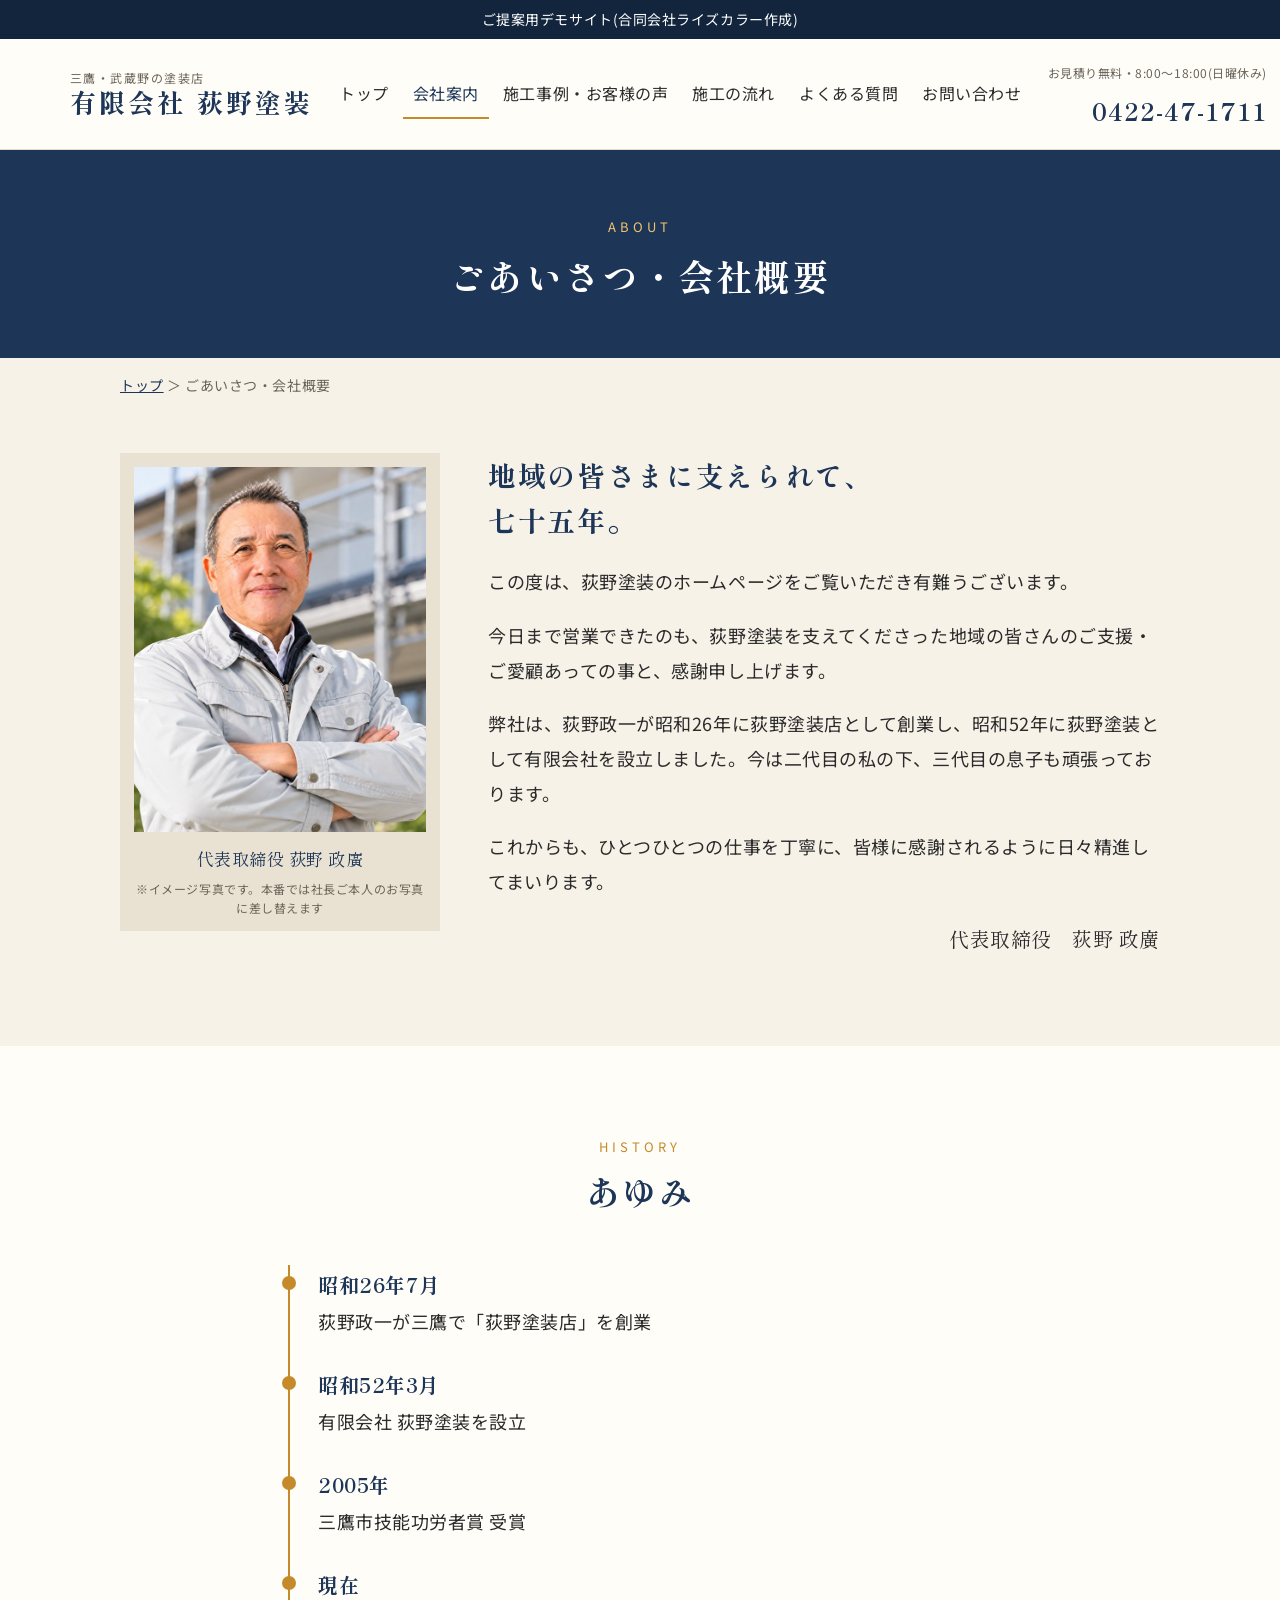
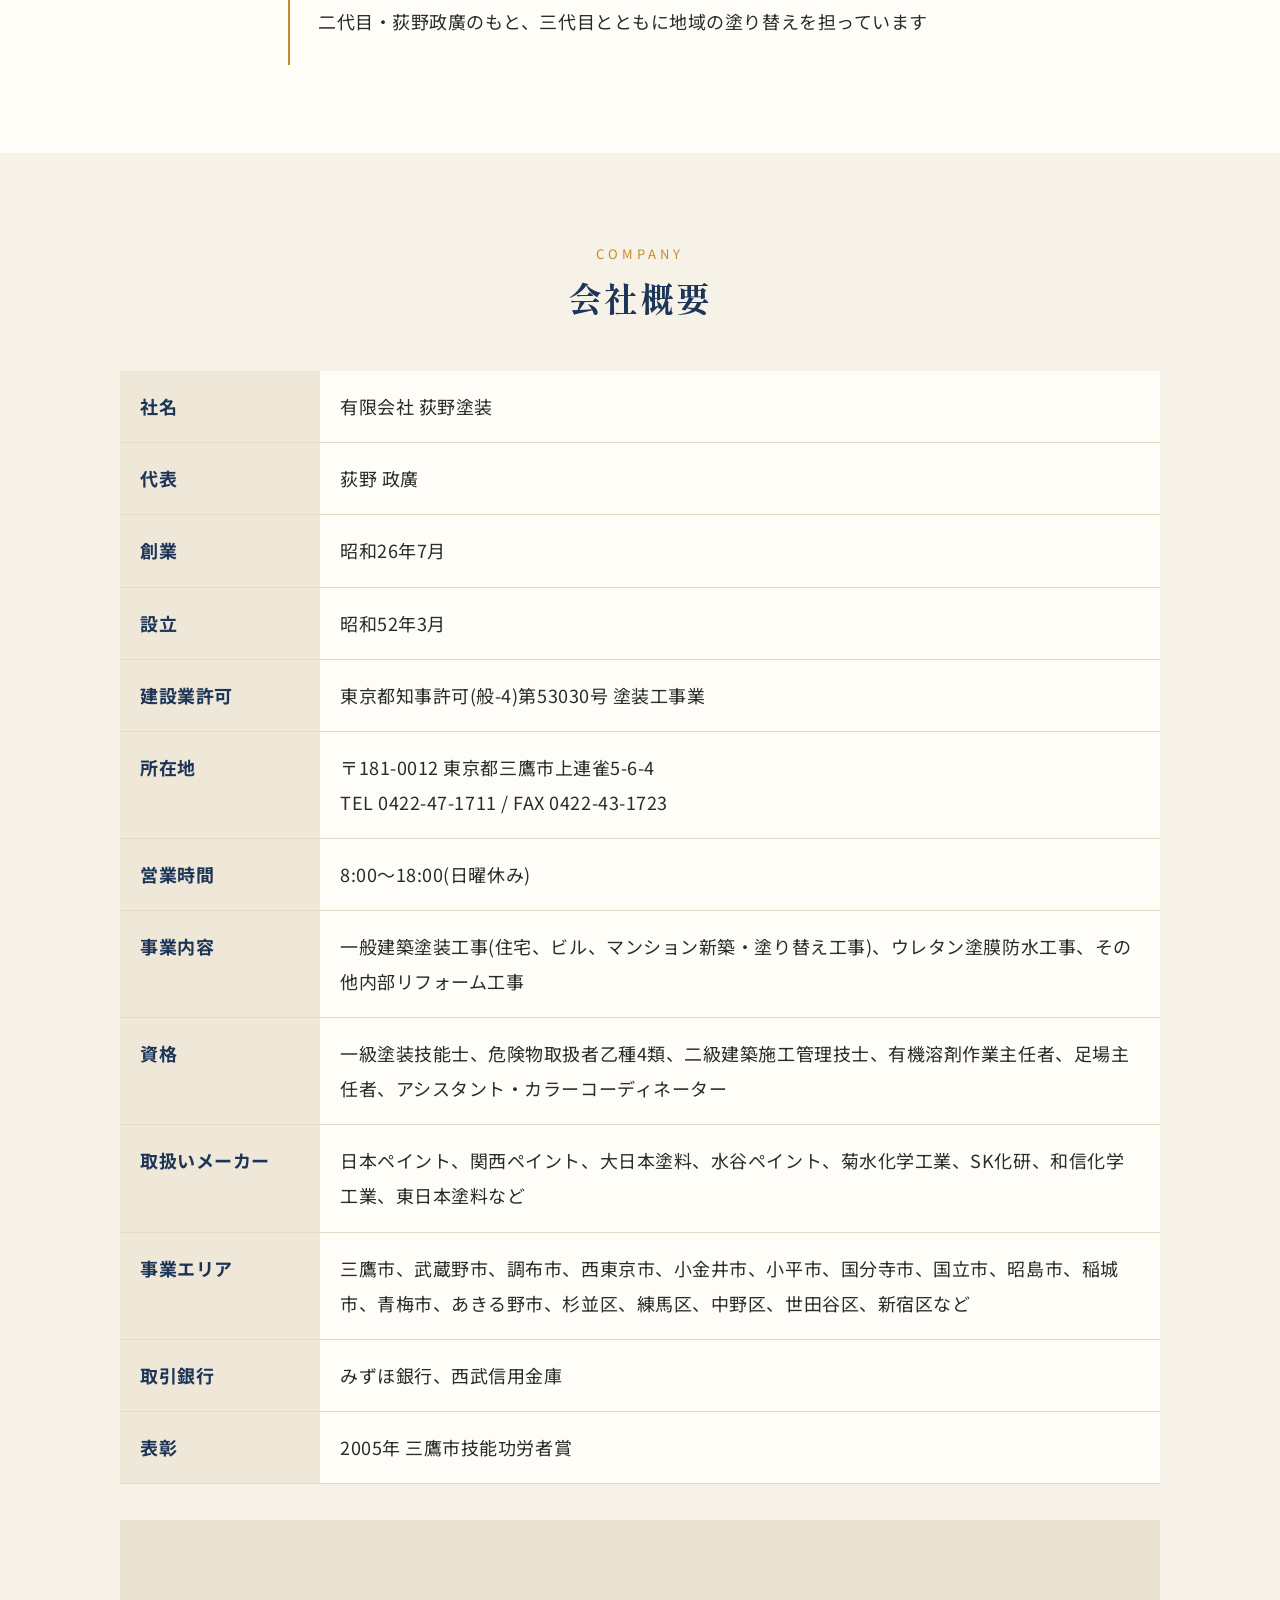
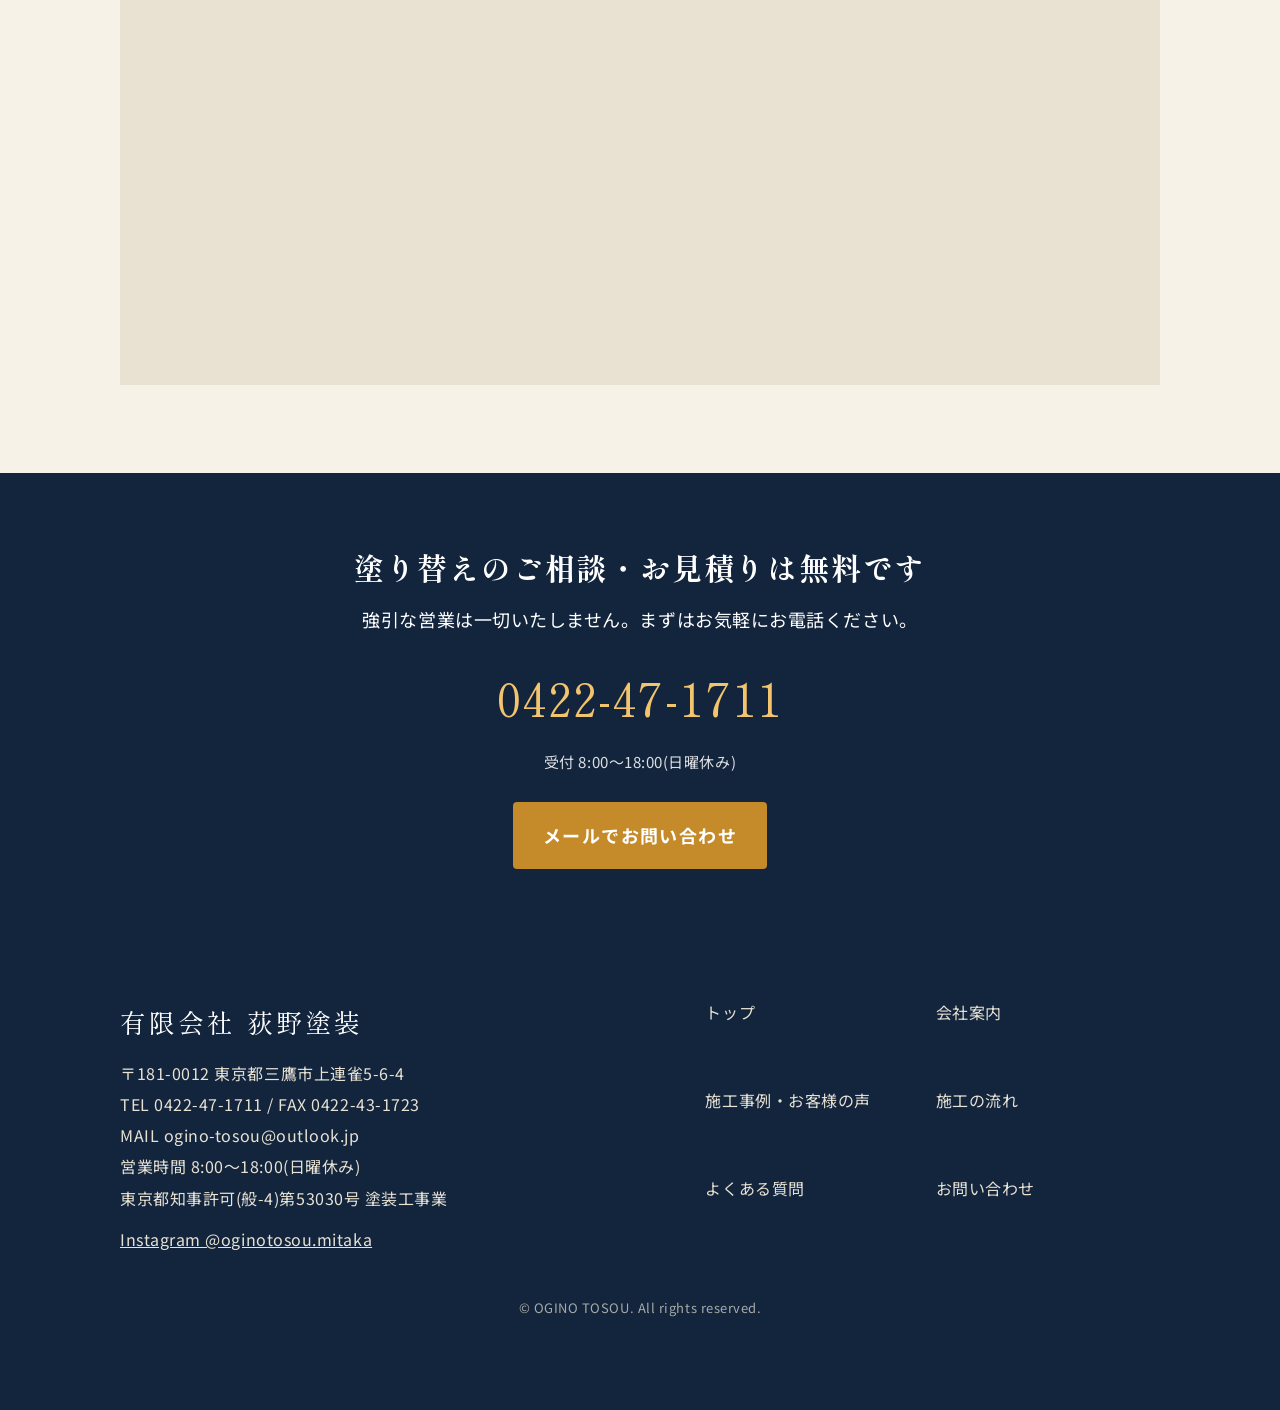
<file: about.html>
<!doctype html>
<html lang="ja">
<head>
<meta charset="utf-8">
<meta name="viewport" content="width=device-width, initial-scale=1">
<meta name="robots" content="noindex, nofollow">
<title>ごあいさつ・会社概要｜荻野塗装</title>
<meta name="description" content="三鷹市・武蔵野市で昭和26年創業。三代続く地元の塗装店、荻野塗装。屋根・外壁・鉄部・木部の塗り替え、防水工事。お見積り無料。">
<link rel="preconnect" href="https://fonts.googleapis.com"><link rel="preconnect" href="https://fonts.gstatic.com" crossorigin>
<link href="https://fonts.googleapis.com/css2?family=Noto+Sans+JP:wght@400;700&family=Shippori+Mincho:wght@500;700&display=swap" rel="stylesheet">
<link rel="stylesheet" href="style.css?v=20261021b">
</head>
<body>
<div class="topbar">ご提案用デモサイト(合同会社ライズカラー作成)</div>
<header class="site">
  <div class="hd">
    <a class="logo" href="index.html"><small>三鷹・武蔵野の塗装店</small><span>有限会社 荻野塗装</span></a>
    <nav class="gnav" id="gnav"><ul><li><a href="index.html">トップ</a></li><li><a href="about.html" class="on">会社案内</a></li><li><a href="works.html">施工事例・お客様の声</a></li><li><a href="flow.html">施工の流れ</a></li><li><a href="faq.html">よくある質問</a></li><li><a href="contact.html">お問い合わせ</a></li></ul></nav>
    <a class="hd-tel" href="tel:0422-47-1711"><small>お見積り無料・8:00〜18:00(日曜休み)</small><b>0422-47-1711</b></a>
    <button class="menu-btn" onclick="document.getElementById('gnav').classList.toggle('open')">メニュー</button>
  </div>
</header>
<div class="ptitle"><span class="en">ABOUT</span><h1>ごあいさつ・会社概要</h1></div><div class="wrap crumb"><a href="index.html">トップ</a> ＞ ごあいさつ・会社概要</div>
<section style="padding-top:40px">
  <div class="wrap greet">
    <figure class="portrait"><img src="ceo.jpg" alt="代表取締役 荻野政廣"><figcaption>代表取締役 荻野 政廣<small>※イメージ写真です。本番では社長ご本人のお写真に差し替えます</small></figcaption></figure>
    <div>
      <h3>地域の皆さまに支えられて、<br>七十五年。</h3>
      <p>この度は、荻野塗装のホームページをご覧いただき有難うございます。</p>
      <p>今日まで営業できたのも、荻野塗装を支えてくださった地域の皆さんのご支援・ご愛顧あっての事と、感謝申し上げます。</p>
      <p>弊社は、荻野政一が昭和26年に荻野塗装店として創業し、昭和52年に荻野塗装として有限会社を設立しました。今は二代目の私の下、三代目の息子も頑張っております。</p>
      <p>これからも、ひとつひとつの仕事を丁寧に、皆様に感謝されるように日々精進してまいります。</p>
      <p class="sign">代表取締役　荻野 政廣</p>
    </div>
  </div>
</section>

<section class="bg-paper">
  <div class="wrap" style="max-width:760px">
    <div class="sec-head"><span class="en">HISTORY</span><h2>あゆみ</h2></div>
    <ul class="history">
      <li><b>昭和26年7月</b>荻野政一が三鷹で「荻野塗装店」を創業</li>
      <li><b>昭和52年3月</b>有限会社 荻野塗装を設立</li>
      <li><b>2005年</b>三鷹市技能功労者賞 受賞</li>
      <li><b>現在</b>二代目・荻野政廣のもと、三代目とともに地域の塗り替えを担っています</li>
    </ul>
  </div>
</section>

<section>
  <div class="wrap">
    <div class="sec-head"><span class="en">COMPANY</span><h2>会社概要</h2></div>
    <table class="info">
      <tr><th>社名</th><td>有限会社 荻野塗装</td></tr>
      <tr><th>代表</th><td>荻野 政廣</td></tr>
      <tr><th>創業</th><td>昭和26年7月</td></tr>
      <tr><th>設立</th><td>昭和52年3月</td></tr>
      <tr><th>建設業許可</th><td>東京都知事許可(般-4)第53030号 塗装工事業</td></tr>
      <tr><th>所在地</th><td>〒181-0012 東京都三鷹市上連雀5-6-4<br>TEL 0422-47-1711 / FAX 0422-43-1723</td></tr>
      <tr><th>営業時間</th><td>8:00〜18:00(日曜休み)</td></tr>
      <tr><th>事業内容</th><td>一般建築塗装工事(住宅、ビル、マンション新築・塗り替え工事)、ウレタン塗膜防水工事、その他内部リフォーム工事</td></tr>
      <tr><th>資格</th><td>一級塗装技能士、危険物取扱者乙種4類、二級建築施工管理技士、有機溶剤作業主任者、足場主任者、アシスタント・カラーコーディネーター</td></tr>
      <tr><th>取扱いメーカー</th><td>日本ペイント、関西ペイント、大日本塗料、水谷ペイント、菊水化学工業、SK化研、和信化学工業、東日本塗料など</td></tr>
      <tr><th>事業エリア</th><td>三鷹市、武蔵野市、調布市、西東京市、小金井市、小平市、国分寺市、国立市、昭島市、稲城市、青梅市、あきる野市、杉並区、練馬区、中野区、世田谷区、新宿区など</td></tr>
      <tr><th>取引銀行</th><td>みずほ銀行、西武信用金庫</td></tr>
      <tr><th>表彰</th><td>2005年 三鷹市技能功労者賞</td></tr>
    </table>
    <div style="margin-top:36px;aspect-ratio:16/7;background:#e9e2d3">
      <iframe title="地図" src="https://www.google.com/maps?q=%E6%9D%B1%E4%BA%AC%E9%83%BD%E4%B8%89%E9%B7%B9%E5%B8%82%E4%B8%8A%E9%80%A3%E9%9B%805-6-4&output=embed" style="border:0;width:100%;height:100%" loading="lazy"></iframe>
    </div>
  </div>
</section>

<section class="cta">
  <h2>塗り替えのご相談・お見積りは無料です</h2>
  <p>強引な営業は一切いたしません。まずはお気軽にお電話ください。</p>
  <a class="tel" href="tel:0422-47-1711">0422-47-1711</a>
  <small>受付 8:00〜18:00(日曜休み)</small>
  <div class="btns" style="justify-content:center"><a class="btn btn-k" href="contact.html">メールでお問い合わせ</a></div>
</section>
<footer class="site">
  <div class="wrap ft">
    <div>
      <div class="name">有限会社 荻野塗装</div>
      <p>〒181-0012 東京都三鷹市上連雀5-6-4<br>TEL 0422-47-1711 / FAX 0422-43-1723<br>MAIL ogino-tosou@outlook.jp<br>営業時間 8:00〜18:00(日曜休み)<br>東京都知事許可(般-4)第53030号 塗装工事業</p>
      <p style="margin-top:10px"><a href="https://www.instagram.com/oginotosou.mitaka" target="_blank" rel="noopener">Instagram @oginotosou.mitaka</a></p>
    </div>
    <ul><li><a href="index.html">トップ</a></li><li><a href="about.html">会社案内</a></li><li><a href="works.html">施工事例・お客様の声</a></li><li><a href="flow.html">施工の流れ</a></li><li><a href="faq.html">よくある質問</a></li><li><a href="contact.html">お問い合わせ</a></li></ul>
  </div>
  <p class="copy">© OGINO TOSOU. All rights reserved.</p>
</footer>
<div class="fix-tel"><a class="t" href="tel:0422-47-1711">電話で相談する</a><a class="m" href="contact.html">メールで相談</a></div>
<script>
document.documentElement.classList.add('js');
(function(){
  var els=document.querySelectorAll('.sec-head,.num,.str,.case,.voice,.step,.greet>*,.history li,.faq details,table.info,.form');
  var io=('IntersectionObserver' in window)?new IntersectionObserver(function(es){es.forEach(function(en){if(en.isIntersecting){en.target.classList.add('in');io.unobserve(en.target)}})},{threshold:.12,rootMargin:'0px 0px -40px 0px'}):null;
  els.forEach(function(el){
    el.classList.add('rv');
    var sib=Array.prototype.indexOf.call(el.parentNode.children,el);
    el.style.transitionDelay=Math.min(sib,5)*0.08+'s';
    if(io) io.observe(el); else el.classList.add('in');
  });
  setTimeout(function(){els.forEach(function(el){el.classList.add('in')})},4000);
  document.querySelectorAll('.num b').forEach(function(b){
    var n=b.firstChild; var to=parseInt(n.textContent,10); if(isNaN(to)) return;
    var o=new IntersectionObserver(function(es){if(!es[0].isIntersecting) return; o.disconnect();
      var t0=null; function st(t){if(!t0)t0=t; var k=Math.min((t-t0)/1200,1); n.textContent=Math.round(to*(1-Math.pow(1-k,3))); if(k<1) requestAnimationFrame(st)} requestAnimationFrame(st);});
    o.observe(b);
  });
})();
document.querySelectorAll('.case').forEach(function(c){
  var b=c.querySelectorAll('.sw button');
  b.forEach(function(x,i){x.addEventListener('click',function(){
    b.forEach(function(y){y.classList.remove('on')});x.classList.add('on');
    c.classList.toggle('show-after',i===1);
    var l=c.querySelector('.lbl'); if(l) l.textContent=i===1?'施工後':'施工前';
  })});
});
var tabs=document.querySelectorAll('.case-tabs button');
tabs.forEach(function(t){t.addEventListener('click',function(){
  tabs.forEach(function(y){y.classList.remove('on')});t.classList.add('on');
  var f=t.dataset.f;
  document.querySelectorAll('.cases .case').forEach(function(c){c.style.display=(f==='all'||c.dataset.area===f)?'':'none'});
})});
</script>
<!-- Cloudflare Web Analytics --><script defer src='https://static.cloudflareinsights.com/beacon.min.js' data-cf-beacon='{"token": "66a2b055c38a48da9c19547b0177c091"}'></script><!-- End Cloudflare Web Analytics -->
</body>
</html>
</file>
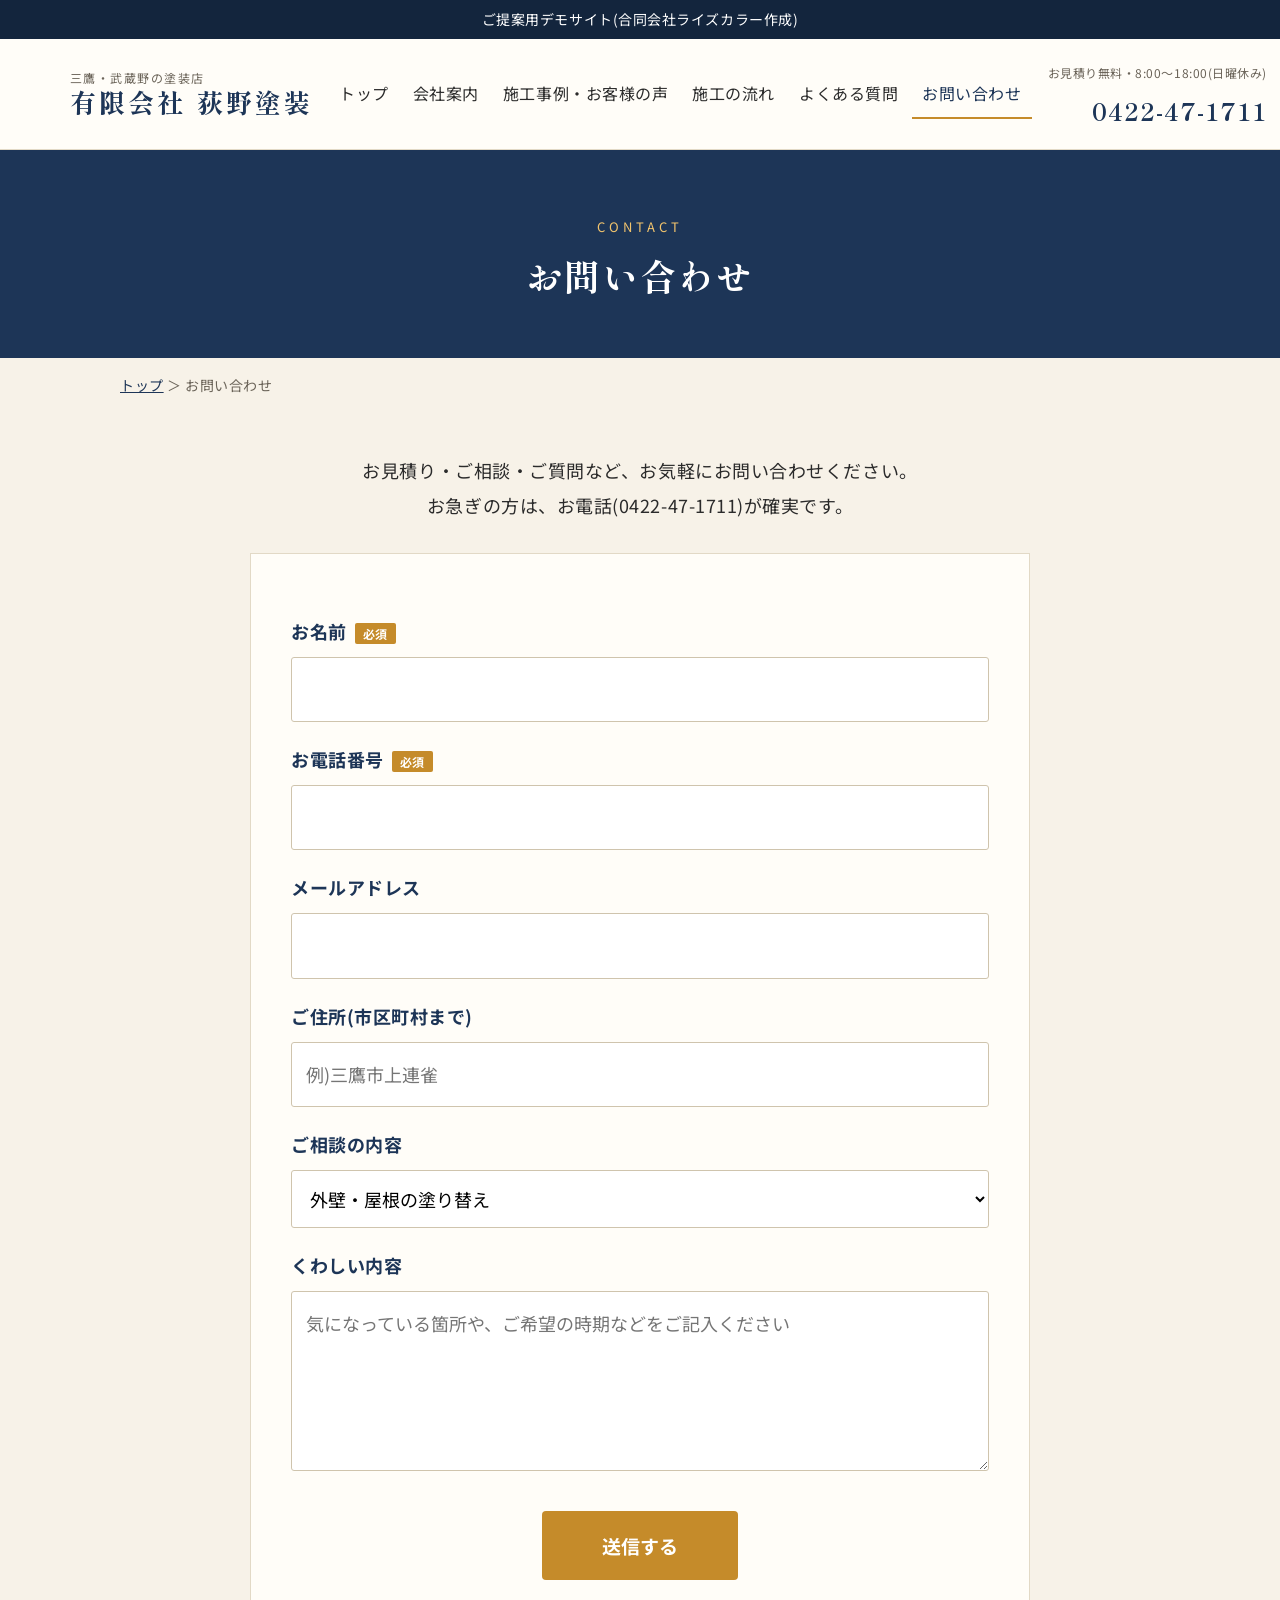
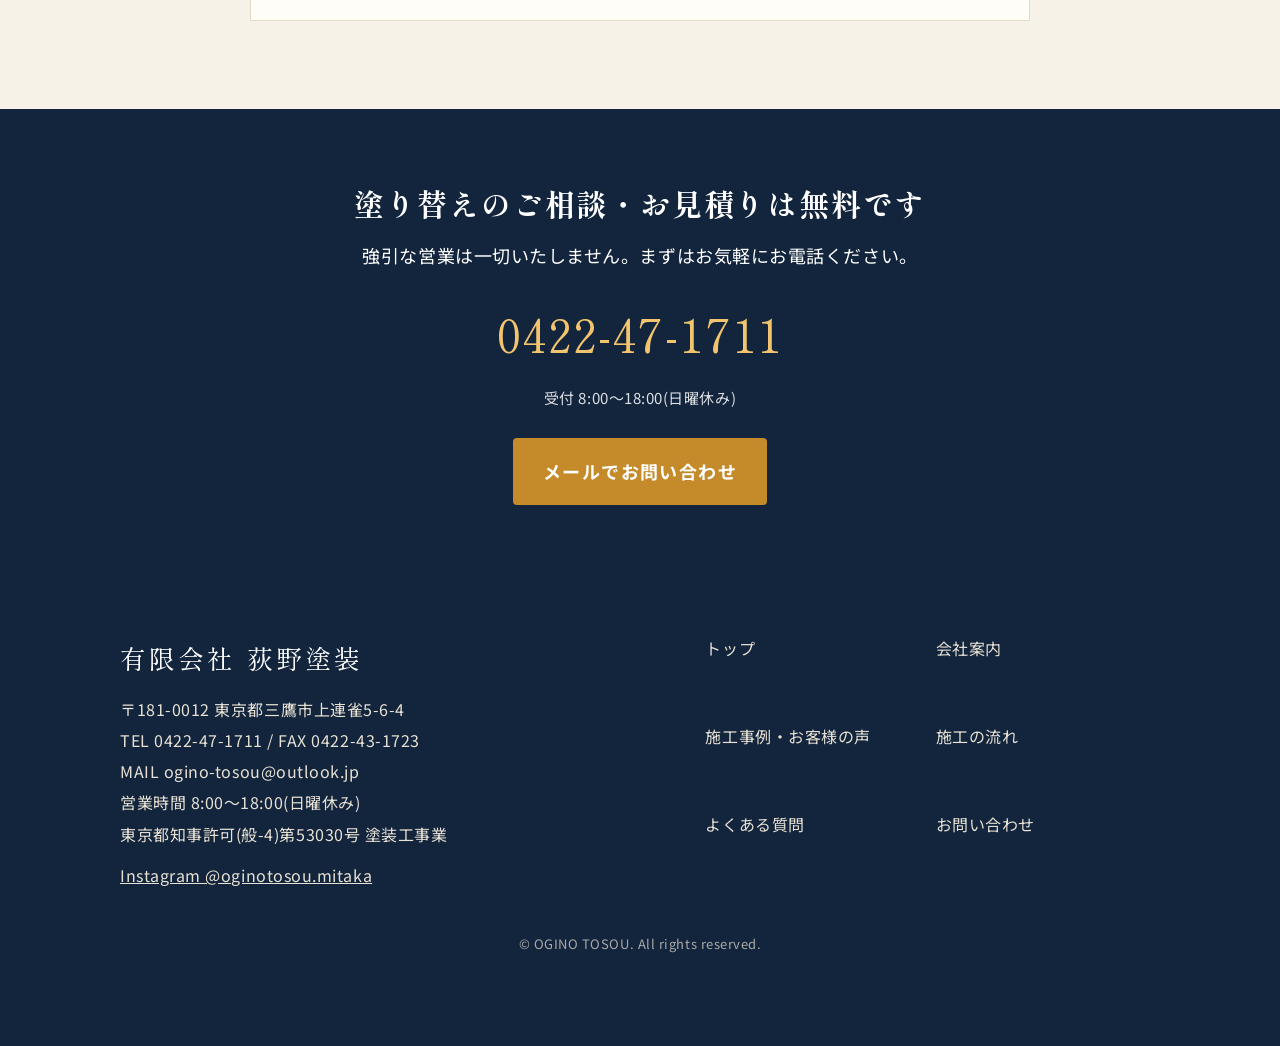
<file: contact.html>
<!doctype html>
<html lang="ja">
<head>
<meta charset="utf-8">
<meta name="viewport" content="width=device-width, initial-scale=1">
<meta name="robots" content="noindex, nofollow">
<title>お問い合わせ｜荻野塗装</title>
<meta name="description" content="三鷹市・武蔵野市で昭和26年創業。三代続く地元の塗装店、荻野塗装。屋根・外壁・鉄部・木部の塗り替え、防水工事。お見積り無料。">
<link rel="preconnect" href="https://fonts.googleapis.com"><link rel="preconnect" href="https://fonts.gstatic.com" crossorigin>
<link href="https://fonts.googleapis.com/css2?family=Noto+Sans+JP:wght@400;700&family=Shippori+Mincho:wght@500;700&display=swap" rel="stylesheet">
<link rel="stylesheet" href="style.css?v=20261021b">
</head>
<body>
<div class="topbar">ご提案用デモサイト(合同会社ライズカラー作成)</div>
<header class="site">
  <div class="hd">
    <a class="logo" href="index.html"><small>三鷹・武蔵野の塗装店</small><span>有限会社 荻野塗装</span></a>
    <nav class="gnav" id="gnav"><ul><li><a href="index.html">トップ</a></li><li><a href="about.html">会社案内</a></li><li><a href="works.html">施工事例・お客様の声</a></li><li><a href="flow.html">施工の流れ</a></li><li><a href="faq.html">よくある質問</a></li><li><a href="contact.html" class="on">お問い合わせ</a></li></ul></nav>
    <a class="hd-tel" href="tel:0422-47-1711"><small>お見積り無料・8:00〜18:00(日曜休み)</small><b>0422-47-1711</b></a>
    <button class="menu-btn" onclick="document.getElementById('gnav').classList.toggle('open')">メニュー</button>
  </div>
</header>
<div class="ptitle"><span class="en">CONTACT</span><h1>お問い合わせ</h1></div><div class="wrap crumb"><a href="index.html">トップ</a> ＞ お問い合わせ</div>
<section style="padding-top:40px">
  <div class="wrap" style="max-width:820px">
    <p style="text-align:center;margin-bottom:30px">お見積り・ご相談・ご質問など、お気軽にお問い合わせください。<br>お急ぎの方は、お電話(0422-47-1711)が確実です。</p>
    <form class="form" onsubmit="event.preventDefault();document.getElementById('dm').style.display='block'">
      <label>お名前<span class="req">必須</span></label><input type="text" required>
      <label>お電話番号<span class="req">必須</span></label><input type="tel" required>
      <label>メールアドレス</label><input type="email">
      <label>ご住所(市区町村まで)</label><input type="text" placeholder="例)三鷹市上連雀">
      <label>ご相談の内容</label>
      <select><option>外壁・屋根の塗り替え</option><option>鉄部・木部の塗装</option><option>防水工事</option><option>お見積りの依頼</option><option>その他</option></select>
      <label>くわしい内容</label><textarea placeholder="気になっている箇所や、ご希望の時期などをご記入ください"></textarea>
      <div class="send"><button type="submit">送信する</button><p class="demo-msg" id="dm">こちらはご提案用のデモのため、送信はされません。</p></div>
    </form>
  </div>
</section>

<section class="cta">
  <h2>塗り替えのご相談・お見積りは無料です</h2>
  <p>強引な営業は一切いたしません。まずはお気軽にお電話ください。</p>
  <a class="tel" href="tel:0422-47-1711">0422-47-1711</a>
  <small>受付 8:00〜18:00(日曜休み)</small>
  <div class="btns" style="justify-content:center"><a class="btn btn-k" href="contact.html">メールでお問い合わせ</a></div>
</section>
<footer class="site">
  <div class="wrap ft">
    <div>
      <div class="name">有限会社 荻野塗装</div>
      <p>〒181-0012 東京都三鷹市上連雀5-6-4<br>TEL 0422-47-1711 / FAX 0422-43-1723<br>MAIL ogino-tosou@outlook.jp<br>営業時間 8:00〜18:00(日曜休み)<br>東京都知事許可(般-4)第53030号 塗装工事業</p>
      <p style="margin-top:10px"><a href="https://www.instagram.com/oginotosou.mitaka" target="_blank" rel="noopener">Instagram @oginotosou.mitaka</a></p>
    </div>
    <ul><li><a href="index.html">トップ</a></li><li><a href="about.html">会社案内</a></li><li><a href="works.html">施工事例・お客様の声</a></li><li><a href="flow.html">施工の流れ</a></li><li><a href="faq.html">よくある質問</a></li><li><a href="contact.html">お問い合わせ</a></li></ul>
  </div>
  <p class="copy">© OGINO TOSOU. All rights reserved.</p>
</footer>
<div class="fix-tel"><a class="t" href="tel:0422-47-1711">電話で相談する</a><a class="m" href="contact.html">メールで相談</a></div>
<script>
document.documentElement.classList.add('js');
(function(){
  var els=document.querySelectorAll('.sec-head,.num,.str,.case,.voice,.step,.greet>*,.history li,.faq details,table.info,.form');
  var io=('IntersectionObserver' in window)?new IntersectionObserver(function(es){es.forEach(function(en){if(en.isIntersecting){en.target.classList.add('in');io.unobserve(en.target)}})},{threshold:.12,rootMargin:'0px 0px -40px 0px'}):null;
  els.forEach(function(el){
    el.classList.add('rv');
    var sib=Array.prototype.indexOf.call(el.parentNode.children,el);
    el.style.transitionDelay=Math.min(sib,5)*0.08+'s';
    if(io) io.observe(el); else el.classList.add('in');
  });
  setTimeout(function(){els.forEach(function(el){el.classList.add('in')})},4000);
  document.querySelectorAll('.num b').forEach(function(b){
    var n=b.firstChild; var to=parseInt(n.textContent,10); if(isNaN(to)) return;
    var o=new IntersectionObserver(function(es){if(!es[0].isIntersecting) return; o.disconnect();
      var t0=null; function st(t){if(!t0)t0=t; var k=Math.min((t-t0)/1200,1); n.textContent=Math.round(to*(1-Math.pow(1-k,3))); if(k<1) requestAnimationFrame(st)} requestAnimationFrame(st);});
    o.observe(b);
  });
})();
document.querySelectorAll('.case').forEach(function(c){
  var b=c.querySelectorAll('.sw button');
  b.forEach(function(x,i){x.addEventListener('click',function(){
    b.forEach(function(y){y.classList.remove('on')});x.classList.add('on');
    c.classList.toggle('show-after',i===1);
    var l=c.querySelector('.lbl'); if(l) l.textContent=i===1?'施工後':'施工前';
  })});
});
var tabs=document.querySelectorAll('.case-tabs button');
tabs.forEach(function(t){t.addEventListener('click',function(){
  tabs.forEach(function(y){y.classList.remove('on')});t.classList.add('on');
  var f=t.dataset.f;
  document.querySelectorAll('.cases .case').forEach(function(c){c.style.display=(f==='all'||c.dataset.area===f)?'':'none'});
})});
</script>
<!-- Cloudflare Web Analytics --><script defer src='https://static.cloudflareinsights.com/beacon.min.js' data-cf-beacon='{"token": "66a2b055c38a48da9c19547b0177c091"}'></script><!-- End Cloudflare Web Analytics -->
</body>
</html>
</file>
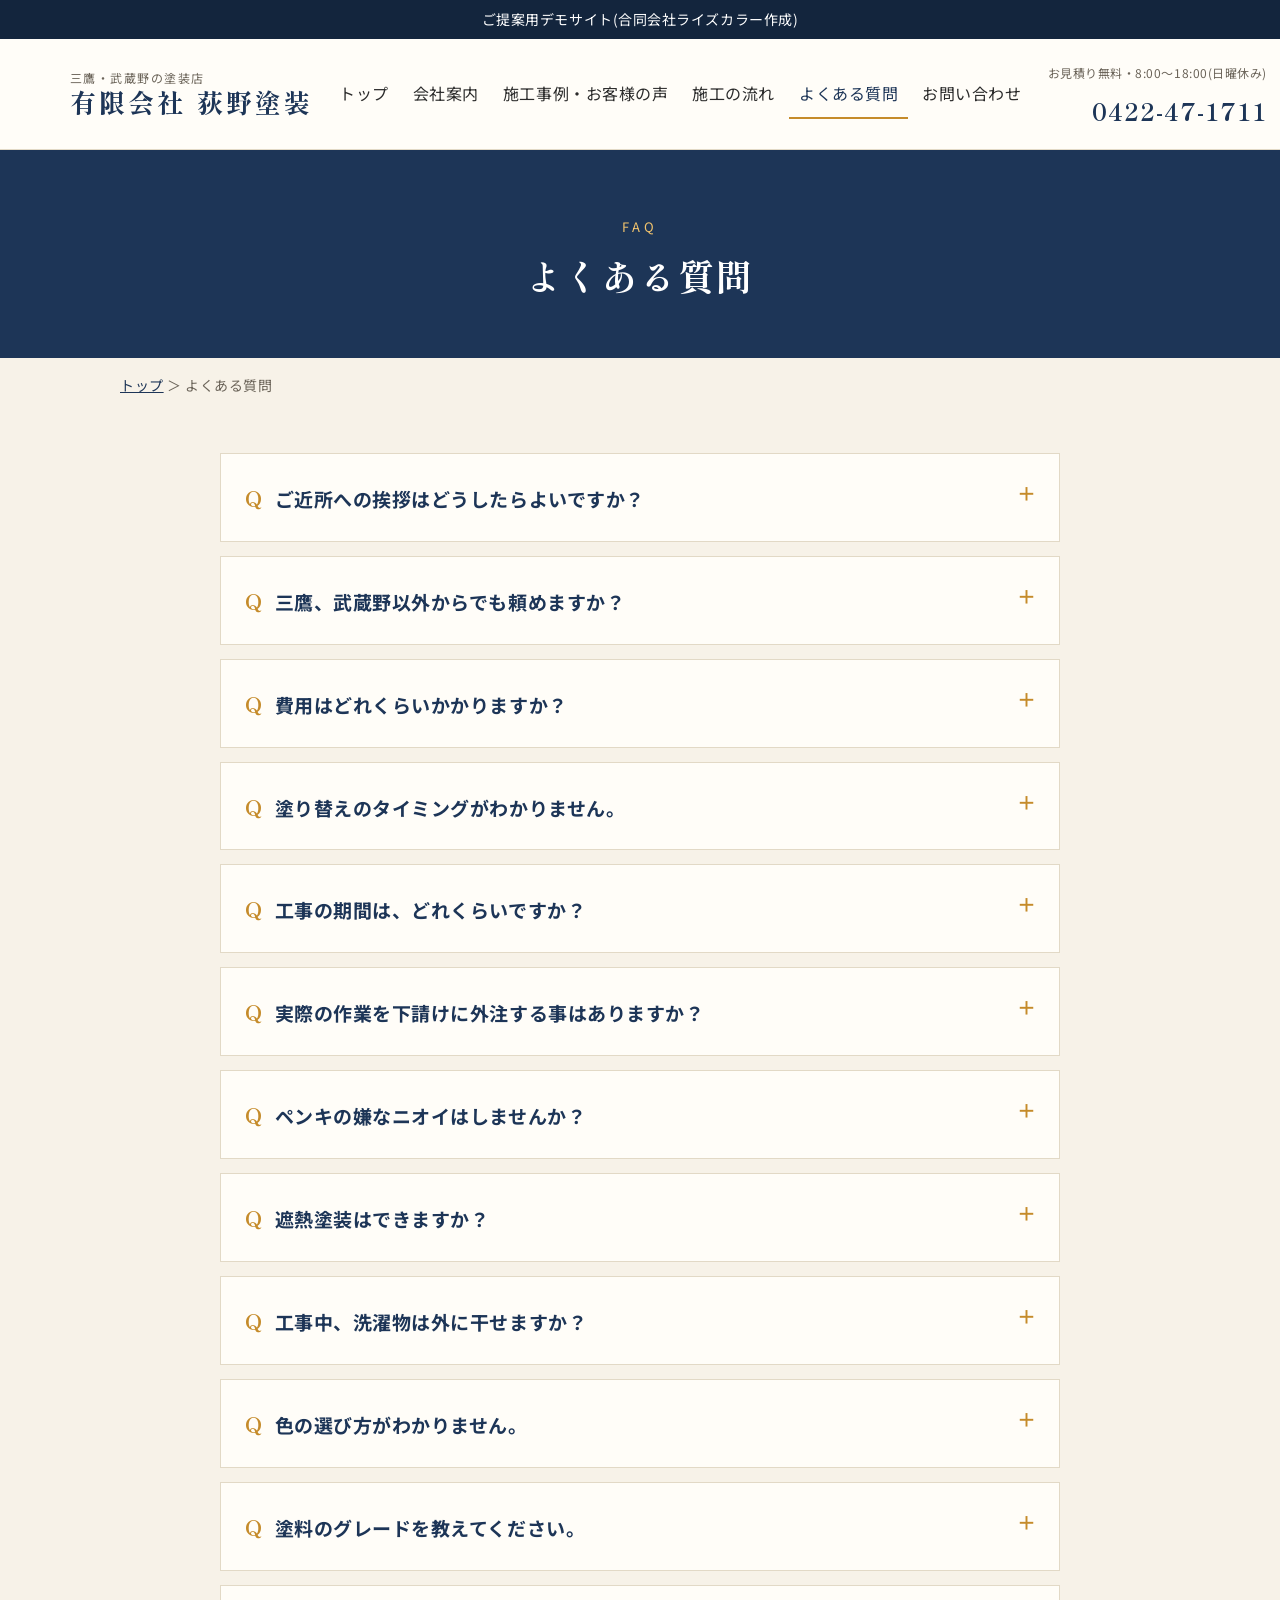
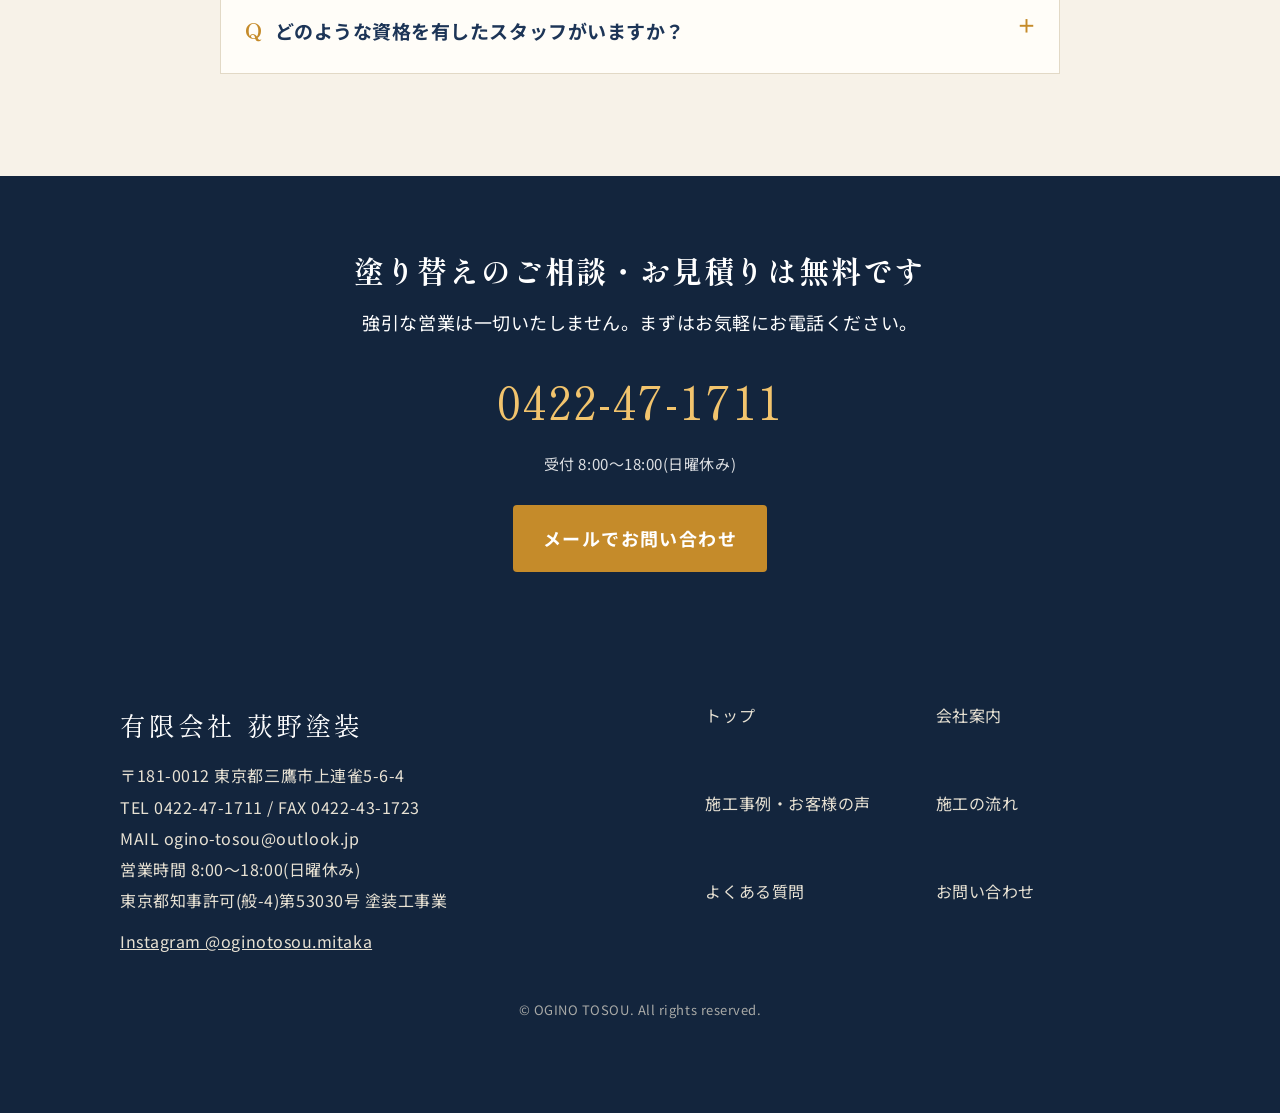
<file: faq.html>
<!doctype html>
<html lang="ja">
<head>
<meta charset="utf-8">
<meta name="viewport" content="width=device-width, initial-scale=1">
<meta name="robots" content="noindex, nofollow">
<title>よくある質問｜荻野塗装</title>
<meta name="description" content="三鷹市・武蔵野市で昭和26年創業。三代続く地元の塗装店、荻野塗装。屋根・外壁・鉄部・木部の塗り替え、防水工事。お見積り無料。">
<link rel="preconnect" href="https://fonts.googleapis.com"><link rel="preconnect" href="https://fonts.gstatic.com" crossorigin>
<link href="https://fonts.googleapis.com/css2?family=Noto+Sans+JP:wght@400;700&family=Shippori+Mincho:wght@500;700&display=swap" rel="stylesheet">
<link rel="stylesheet" href="style.css?v=20261021b">
</head>
<body>
<div class="topbar">ご提案用デモサイト(合同会社ライズカラー作成)</div>
<header class="site">
  <div class="hd">
    <a class="logo" href="index.html"><small>三鷹・武蔵野の塗装店</small><span>有限会社 荻野塗装</span></a>
    <nav class="gnav" id="gnav"><ul><li><a href="index.html">トップ</a></li><li><a href="about.html">会社案内</a></li><li><a href="works.html">施工事例・お客様の声</a></li><li><a href="flow.html">施工の流れ</a></li><li><a href="faq.html" class="on">よくある質問</a></li><li><a href="contact.html">お問い合わせ</a></li></ul></nav>
    <a class="hd-tel" href="tel:0422-47-1711"><small>お見積り無料・8:00〜18:00(日曜休み)</small><b>0422-47-1711</b></a>
    <button class="menu-btn" onclick="document.getElementById('gnav').classList.toggle('open')">メニュー</button>
  </div>
</header>
<div class="ptitle"><span class="en">FAQ</span><h1>よくある質問</h1></div><div class="wrap crumb"><a href="index.html">トップ</a> ＞ よくある質問</div>
<section style="padding-top:40px">
  <div class="wrap faq" style="max-width:880px"><details><summary>ご近所への挨拶はどうしたらよいですか？</summary><div class="a"><p>当社スタッフが着工前にご近所様へお伺いし、工事内容や日程のご説明が明記してあるご挨拶状を粗品（タオルなど）といっしょにお配りいたします。施主様が無理にご同行いただく必要はございませんのでご安心ください。</p></div></details><details><summary>三鷹、武蔵野以外からでも頼めますか？</summary><div class="a"><p>はい。東京都（調布市、西東京市、小金井市、小平市、国分寺市、国立市、昭島市、稲城市、青梅市、あきる野市、杉並区、練馬区、中野区、世田谷区など）対応しております。まずはお電話でご相談ください。</p></div></details><details><summary>費用はどれくらいかかりますか？</summary><div class="a"><p>屋根、壁の種類や痛み具合によって施工方法や材料が変わってきます。弊社では、現場調査を行ってからのお見積もりをお勧めしています。お見積もりは無料です。その後の無理な営業などは、一切ございません。お見積もり内容にご納得いただけましたら、ご連絡下さい。</p></div></details><details><summary>塗り替えのタイミングがわかりません。</summary><div class="a"><p>10年を過ぎた頃が目安になります。汚れや大きなヒビ、コケが出てきたら塗り替えのサインです。壁を触ってください。白い粉がついたら塗膜が劣化しているので塗り替えが必要です。</p><img src="https://www.ogino-tosou.com/img/faq/photo1-1.png" alt="" loading="lazy"></div></details><details><summary>工事の期間は、どれくらいですか？</summary><div class="a"><p>普通の一戸建て住宅で12日前後です。天候に多少変動しますのでご了承下さい。</p></div></details><details><summary>実際の作業を下請けに外注する事はありますか？</summary><div class="a"><p>塗装は自社の職人による自社施工を行います。リフォーム会社や建築会社を通さず、仲介料が発生しないので費用が抑えられます。尚、高い工事品質を保つため、足場工事・シーリング工事・防水工事（トップコートを除く）は、塗装職人が兼任するのではなく、各分野の専門会社へお任せしております。</p></div></details><details><summary>ペンキの嫌なニオイはしませんか？</summary><div class="a"><p>外壁塗装では主にシンナーを使用しない「水性塗料」を使用するため、ニオイはかなり抑えることができます。ただし、完全に無臭というわけではございません。ニオイに敏感な方や、ペットを飼われているなどご心配な点がございましたら、どうぞお気軽にご相談ください。</p></div></details><details><summary>遮熱塗装はできますか？</summary><div class="a"><p>遮熱塗装も可能です。お気軽にご相談ください。（写真は、サーモアイ(日本ペイント)のクールブラックです。）</p><img src="https://www.ogino-tosou.com/img/faq/photo2.png" alt="" loading="lazy"></div></details><details><summary>工事中、洗濯物は外に干せますか？</summary><div class="a"><p>申し訳ありません。高圧洗浄の際や、ベランダ窓の養生、およびベランダの塗装工事期間中は外に干していただくことができません。ベランダの塗装工事が完了し次第、すぐに外に干していただけるよう対応いたしますので、ご理解とご協力のほどよろしくお願い申し上げます。</p></div></details><details><summary>色の選び方がわかりません。</summary><div class="a"><p>当社の施工事例をご覧いただいたり、ご近所で「素敵だな」と思われるお家を参考にしてイメージを膨らませていただくのがおすすめです。小さな色見本帳だけでなく、大きめの見本板（A4サイズ程）をご用意し、実際の外壁に当てて色味をご確認いただくことも可能です。色の組み合わせ、汚れにくい色選びなど、長年塗装に携わってきた職人がプロの視点からアドバイスいたしますので、どうぞお気軽にご相談ください。</p><img src="https://www.ogino-tosou.com/img/faq/photo4.png" alt="" loading="lazy"></div></details><details><summary>塗料のグレードを教えてください。</summary><div class="a"><p>塗料は一般的に、ウレタン → シリコン → ラジカル制御 → フッ素 → 無機の順に、グレード（耐久性）と価格が上がります。その中でも一番人気があり、最もコストパフォーマンスに優れているのが「ラジカル制御塗料」です。お客様のご予算や「何年くらい家を持たせたいか」というご要望に合わせて最適なプランをご提案いたしますので、ご希望がございましたら何なりとお申し付けください。</p></div></details><details><summary>どのような資格を有したスタッフがいますか？</summary><div class="a"><p>一級塗装技能士、二級施工管理技士、危険物取扱者乙４、アシスタント・カラーコーディネーター、有機溶剤作業主任者が在籍しています。</p></div></details></div>
</section>

<section class="cta">
  <h2>塗り替えのご相談・お見積りは無料です</h2>
  <p>強引な営業は一切いたしません。まずはお気軽にお電話ください。</p>
  <a class="tel" href="tel:0422-47-1711">0422-47-1711</a>
  <small>受付 8:00〜18:00(日曜休み)</small>
  <div class="btns" style="justify-content:center"><a class="btn btn-k" href="contact.html">メールでお問い合わせ</a></div>
</section>
<footer class="site">
  <div class="wrap ft">
    <div>
      <div class="name">有限会社 荻野塗装</div>
      <p>〒181-0012 東京都三鷹市上連雀5-6-4<br>TEL 0422-47-1711 / FAX 0422-43-1723<br>MAIL ogino-tosou@outlook.jp<br>営業時間 8:00〜18:00(日曜休み)<br>東京都知事許可(般-4)第53030号 塗装工事業</p>
      <p style="margin-top:10px"><a href="https://www.instagram.com/oginotosou.mitaka" target="_blank" rel="noopener">Instagram @oginotosou.mitaka</a></p>
    </div>
    <ul><li><a href="index.html">トップ</a></li><li><a href="about.html">会社案内</a></li><li><a href="works.html">施工事例・お客様の声</a></li><li><a href="flow.html">施工の流れ</a></li><li><a href="faq.html">よくある質問</a></li><li><a href="contact.html">お問い合わせ</a></li></ul>
  </div>
  <p class="copy">© OGINO TOSOU. All rights reserved.</p>
</footer>
<div class="fix-tel"><a class="t" href="tel:0422-47-1711">電話で相談する</a><a class="m" href="contact.html">メールで相談</a></div>
<script>
document.documentElement.classList.add('js');
(function(){
  var els=document.querySelectorAll('.sec-head,.num,.str,.case,.voice,.step,.greet>*,.history li,.faq details,table.info,.form');
  var io=('IntersectionObserver' in window)?new IntersectionObserver(function(es){es.forEach(function(en){if(en.isIntersecting){en.target.classList.add('in');io.unobserve(en.target)}})},{threshold:.12,rootMargin:'0px 0px -40px 0px'}):null;
  els.forEach(function(el){
    el.classList.add('rv');
    var sib=Array.prototype.indexOf.call(el.parentNode.children,el);
    el.style.transitionDelay=Math.min(sib,5)*0.08+'s';
    if(io) io.observe(el); else el.classList.add('in');
  });
  setTimeout(function(){els.forEach(function(el){el.classList.add('in')})},4000);
  document.querySelectorAll('.num b').forEach(function(b){
    var n=b.firstChild; var to=parseInt(n.textContent,10); if(isNaN(to)) return;
    var o=new IntersectionObserver(function(es){if(!es[0].isIntersecting) return; o.disconnect();
      var t0=null; function st(t){if(!t0)t0=t; var k=Math.min((t-t0)/1200,1); n.textContent=Math.round(to*(1-Math.pow(1-k,3))); if(k<1) requestAnimationFrame(st)} requestAnimationFrame(st);});
    o.observe(b);
  });
})();
document.querySelectorAll('.case').forEach(function(c){
  var b=c.querySelectorAll('.sw button');
  b.forEach(function(x,i){x.addEventListener('click',function(){
    b.forEach(function(y){y.classList.remove('on')});x.classList.add('on');
    c.classList.toggle('show-after',i===1);
    var l=c.querySelector('.lbl'); if(l) l.textContent=i===1?'施工後':'施工前';
  })});
});
var tabs=document.querySelectorAll('.case-tabs button');
tabs.forEach(function(t){t.addEventListener('click',function(){
  tabs.forEach(function(y){y.classList.remove('on')});t.classList.add('on');
  var f=t.dataset.f;
  document.querySelectorAll('.cases .case').forEach(function(c){c.style.display=(f==='all'||c.dataset.area===f)?'':'none'});
})});
</script>
<!-- Cloudflare Web Analytics --><script defer src='https://static.cloudflareinsights.com/beacon.min.js' data-cf-beacon='{"token": "66a2b055c38a48da9c19547b0177c091"}'></script><!-- End Cloudflare Web Analytics -->
</body>
</html>
</file>
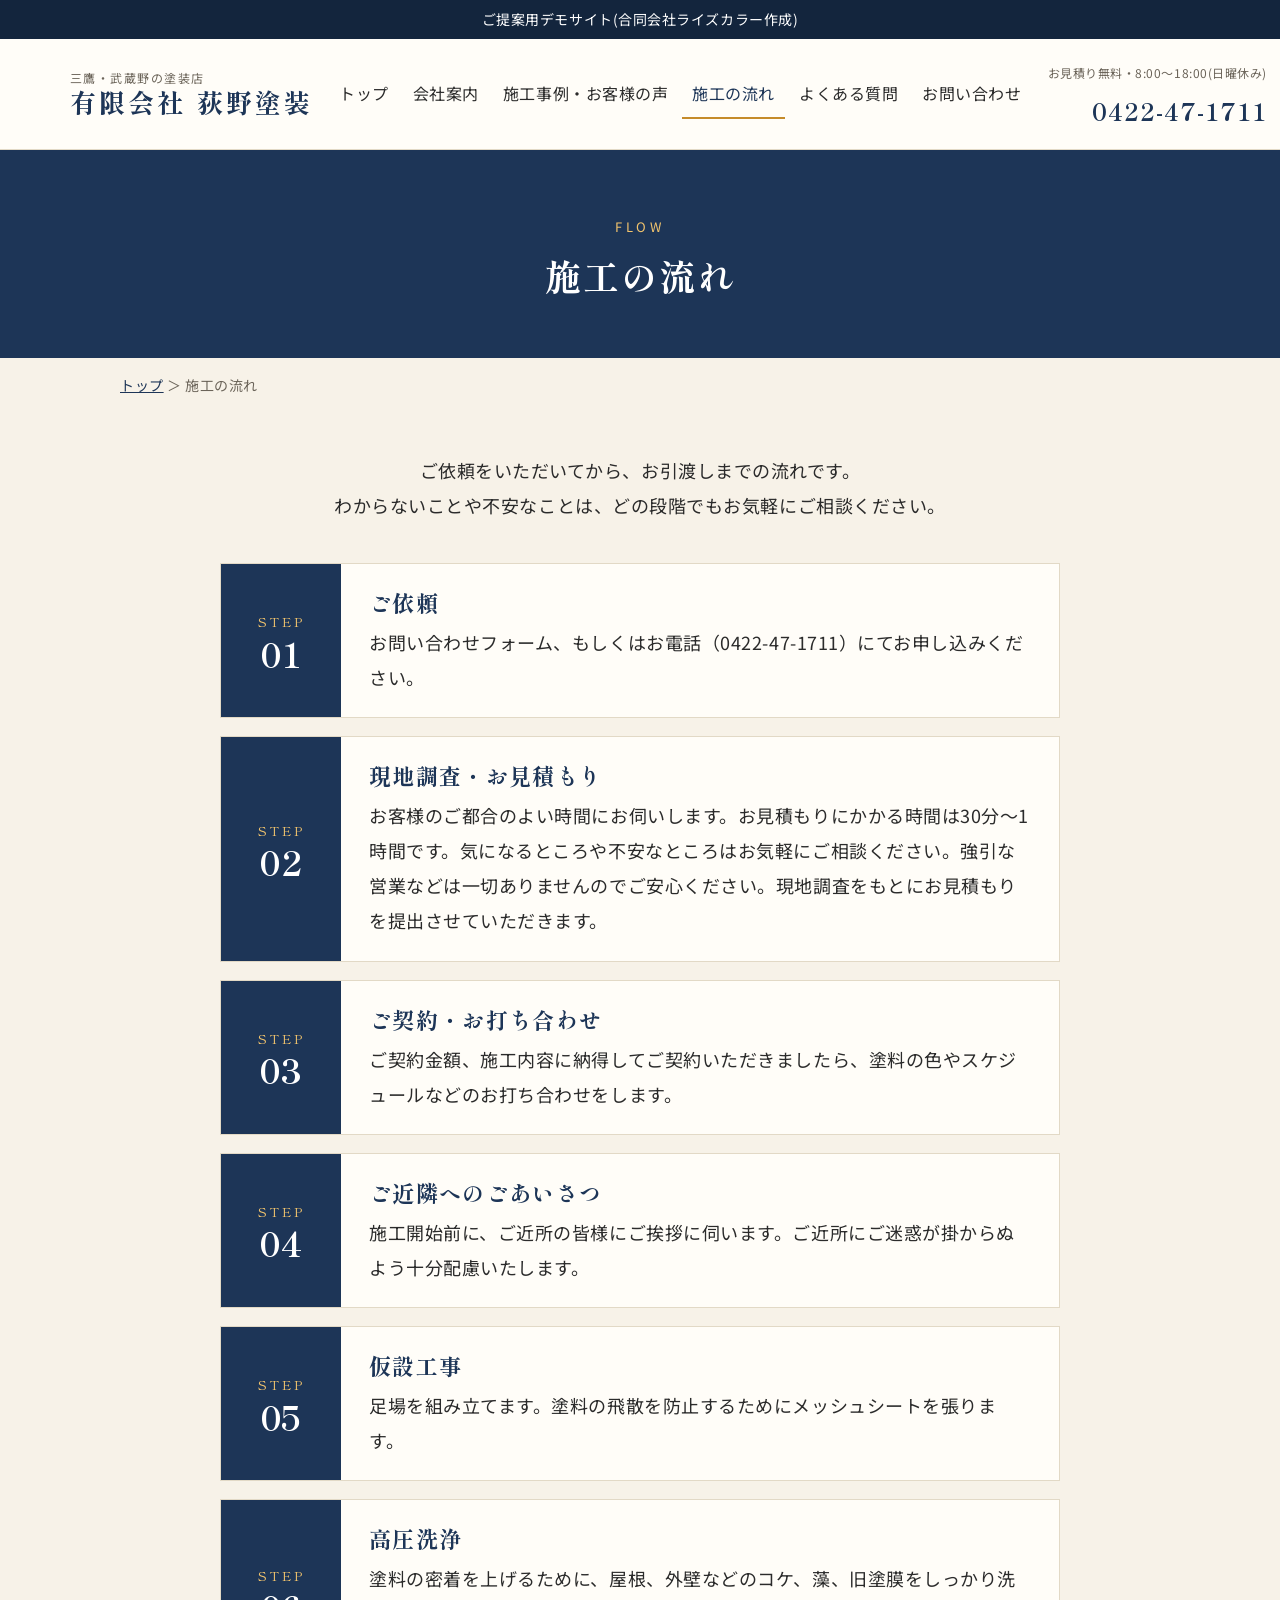
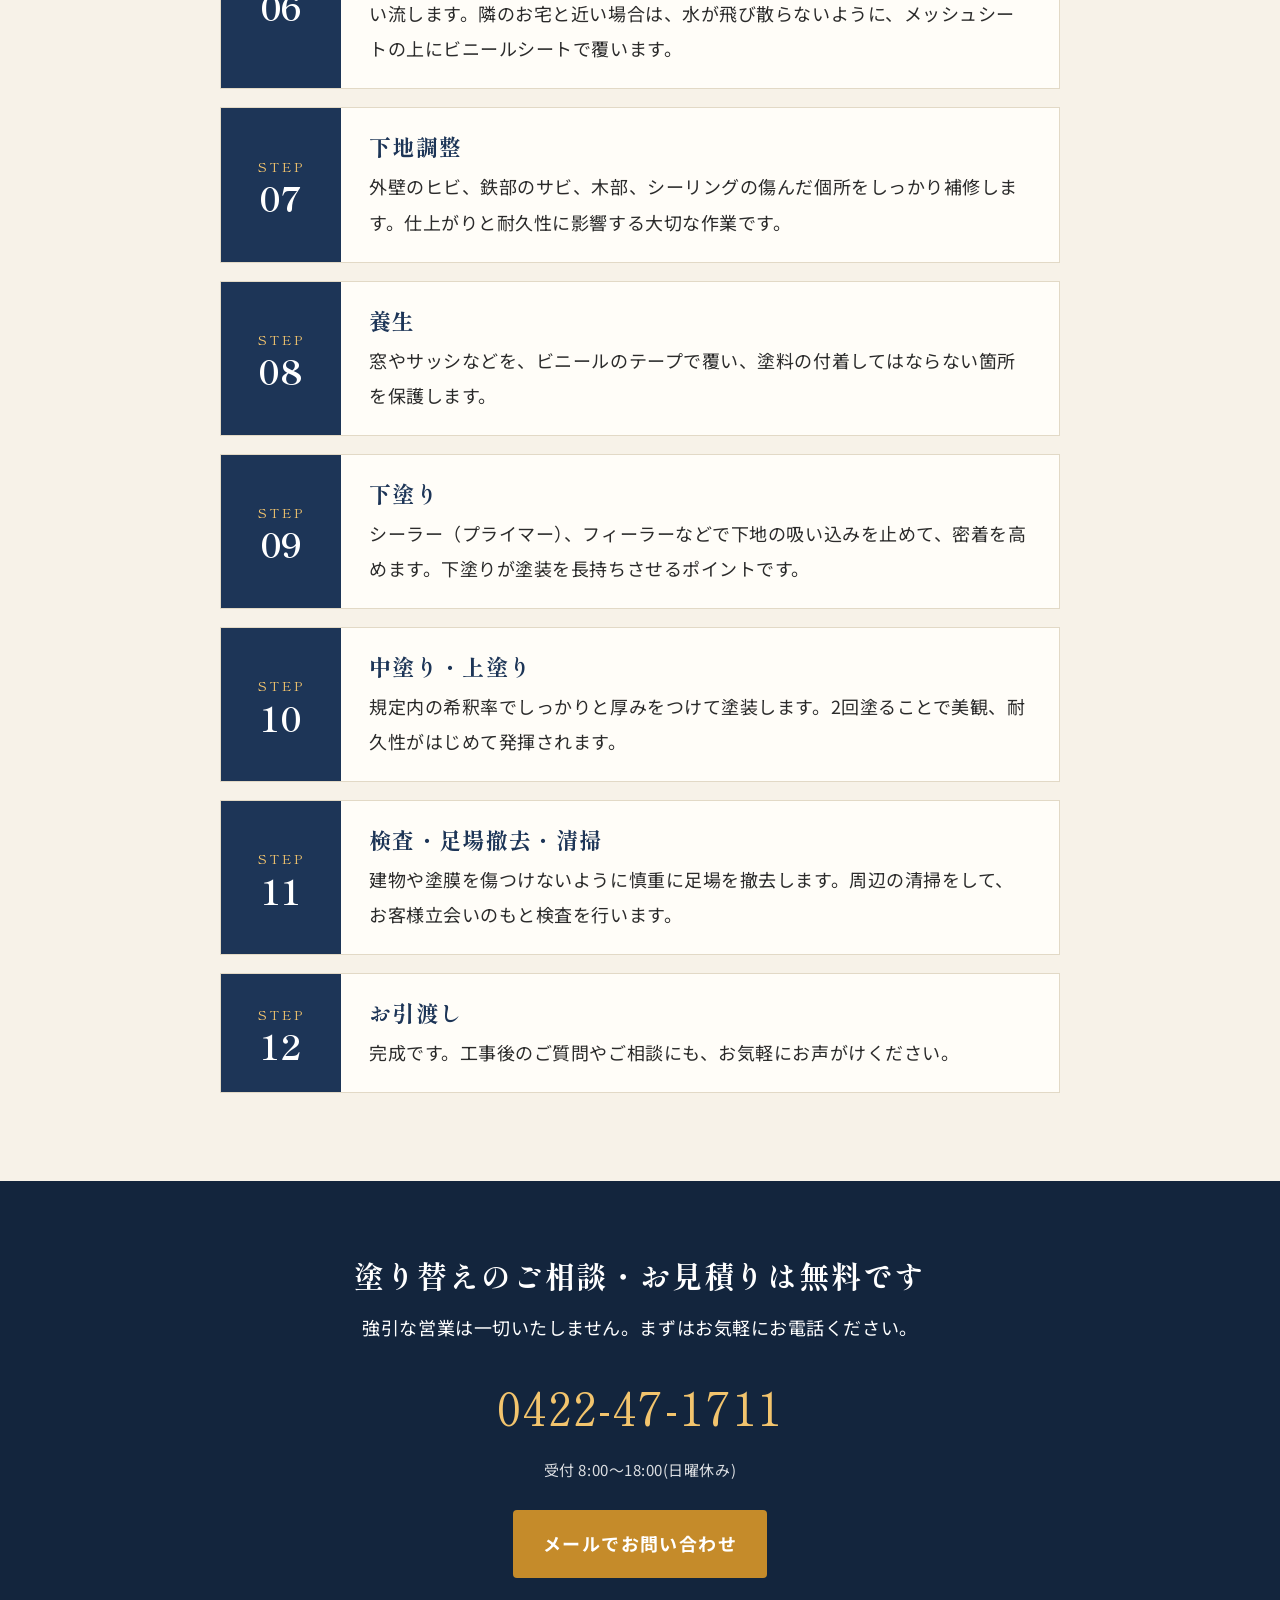
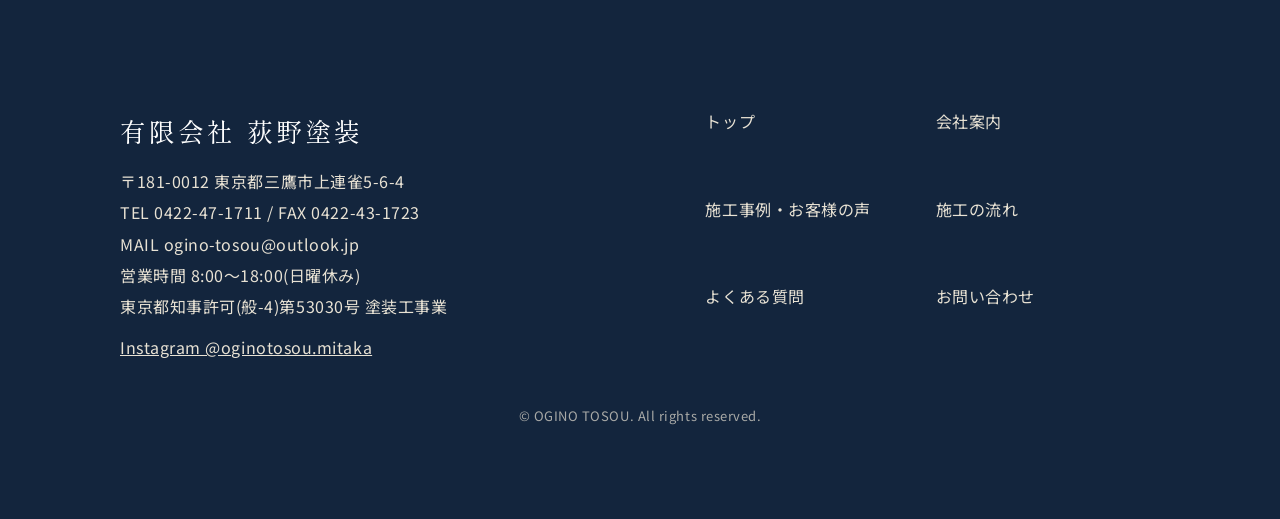
<file: flow.html>
<!doctype html>
<html lang="ja">
<head>
<meta charset="utf-8">
<meta name="viewport" content="width=device-width, initial-scale=1">
<meta name="robots" content="noindex, nofollow">
<title>施工の流れ｜荻野塗装</title>
<meta name="description" content="三鷹市・武蔵野市で昭和26年創業。三代続く地元の塗装店、荻野塗装。屋根・外壁・鉄部・木部の塗り替え、防水工事。お見積り無料。">
<link rel="preconnect" href="https://fonts.googleapis.com"><link rel="preconnect" href="https://fonts.gstatic.com" crossorigin>
<link href="https://fonts.googleapis.com/css2?family=Noto+Sans+JP:wght@400;700&family=Shippori+Mincho:wght@500;700&display=swap" rel="stylesheet">
<link rel="stylesheet" href="style.css?v=20261021b">
</head>
<body>
<div class="topbar">ご提案用デモサイト(合同会社ライズカラー作成)</div>
<header class="site">
  <div class="hd">
    <a class="logo" href="index.html"><small>三鷹・武蔵野の塗装店</small><span>有限会社 荻野塗装</span></a>
    <nav class="gnav" id="gnav"><ul><li><a href="index.html">トップ</a></li><li><a href="about.html">会社案内</a></li><li><a href="works.html">施工事例・お客様の声</a></li><li><a href="flow.html" class="on">施工の流れ</a></li><li><a href="faq.html">よくある質問</a></li><li><a href="contact.html">お問い合わせ</a></li></ul></nav>
    <a class="hd-tel" href="tel:0422-47-1711"><small>お見積り無料・8:00〜18:00(日曜休み)</small><b>0422-47-1711</b></a>
    <button class="menu-btn" onclick="document.getElementById('gnav').classList.toggle('open')">メニュー</button>
  </div>
</header>
<div class="ptitle"><span class="en">FLOW</span><h1>施工の流れ</h1></div><div class="wrap crumb"><a href="index.html">トップ</a> ＞ 施工の流れ</div>
<section style="padding-top:40px">
  <div class="wrap" style="max-width:880px">
    <p style="text-align:center;margin-bottom:40px">ご依頼をいただいてから、お引渡しまでの流れです。<br>わからないことや不安なことは、どの段階でもお気軽にご相談ください。</p>
    <div class="flow"><div class="step"><div class="no"><small>STEP</small><b>01</b></div><div class="tx"><h3>ご依頼</h3><p>お問い合わせフォーム、もしくはお電話（0422-47-1711）にてお申し込みください。</p></div></div><div class="step"><div class="no"><small>STEP</small><b>02</b></div><div class="tx"><h3>現地調査・お見積もり</h3><p>お客様のご都合のよい時間にお伺いします。お見積もりにかかる時間は30分〜1時間です。気になるところや不安なところはお気軽にご相談ください。強引な営業などは一切ありませんのでご安心ください。現地調査をもとにお見積もりを提出させていただきます。</p></div></div><div class="step"><div class="no"><small>STEP</small><b>03</b></div><div class="tx"><h3>ご契約・お打ち合わせ</h3><p>ご契約金額、施工内容に納得してご契約いただきましたら、塗料の色やスケジュールなどのお打ち合わせをします。</p></div></div><div class="step"><div class="no"><small>STEP</small><b>04</b></div><div class="tx"><h3>ご近隣へのごあいさつ</h3><p>施工開始前に、ご近所の皆様にご挨拶に伺います。ご近所にご迷惑が掛からぬよう十分配慮いたします。</p></div></div><div class="step"><div class="no"><small>STEP</small><b>05</b></div><div class="tx"><h3>仮設工事</h3><p>足場を組み立てます。塗料の飛散を防止するためにメッシュシートを張ります。</p></div></div><div class="step"><div class="no"><small>STEP</small><b>06</b></div><div class="tx"><h3>高圧洗浄</h3><p>塗料の密着を上げるために、屋根、外壁などのコケ、藻、旧塗膜をしっかり洗い流します。隣のお宅と近い場合は、水が飛び散らないように、メッシュシートの上にビニールシートで覆います。</p></div></div><div class="step"><div class="no"><small>STEP</small><b>07</b></div><div class="tx"><h3>下地調整</h3><p>外壁のヒビ、鉄部のサビ、木部、シーリングの傷んだ個所をしっかり補修します。仕上がりと耐久性に影響する大切な作業です。</p></div></div><div class="step"><div class="no"><small>STEP</small><b>08</b></div><div class="tx"><h3>養生</h3><p>窓やサッシなどを、ビニールのテープで覆い、塗料の付着してはならない箇所を保護します。</p></div></div><div class="step"><div class="no"><small>STEP</small><b>09</b></div><div class="tx"><h3>下塗り</h3><p>シーラー（プライマー）、フィーラーなどで下地の吸い込みを止めて、密着を高めます。下塗りが塗装を長持ちさせるポイントです。</p></div></div><div class="step"><div class="no"><small>STEP</small><b>10</b></div><div class="tx"><h3>中塗り・上塗り</h3><p>規定内の希釈率でしっかりと厚みをつけて塗装します。2回塗ることで美観、耐久性がはじめて発揮されます。</p></div></div><div class="step"><div class="no"><small>STEP</small><b>11</b></div><div class="tx"><h3>検査・足場撤去・清掃</h3><p>建物や塗膜を傷つけないように慎重に足場を撤去します。周辺の清掃をして、お客様立会いのもと検査を行います。</p></div></div><div class="step"><div class="no"><small>STEP</small><b>12</b></div><div class="tx"><h3>お引渡し</h3><p>完成です。工事後のご質問やご相談にも、お気軽にお声がけください。</p></div></div></div>
  </div>
</section>

<section class="cta">
  <h2>塗り替えのご相談・お見積りは無料です</h2>
  <p>強引な営業は一切いたしません。まずはお気軽にお電話ください。</p>
  <a class="tel" href="tel:0422-47-1711">0422-47-1711</a>
  <small>受付 8:00〜18:00(日曜休み)</small>
  <div class="btns" style="justify-content:center"><a class="btn btn-k" href="contact.html">メールでお問い合わせ</a></div>
</section>
<footer class="site">
  <div class="wrap ft">
    <div>
      <div class="name">有限会社 荻野塗装</div>
      <p>〒181-0012 東京都三鷹市上連雀5-6-4<br>TEL 0422-47-1711 / FAX 0422-43-1723<br>MAIL ogino-tosou@outlook.jp<br>営業時間 8:00〜18:00(日曜休み)<br>東京都知事許可(般-4)第53030号 塗装工事業</p>
      <p style="margin-top:10px"><a href="https://www.instagram.com/oginotosou.mitaka" target="_blank" rel="noopener">Instagram @oginotosou.mitaka</a></p>
    </div>
    <ul><li><a href="index.html">トップ</a></li><li><a href="about.html">会社案内</a></li><li><a href="works.html">施工事例・お客様の声</a></li><li><a href="flow.html">施工の流れ</a></li><li><a href="faq.html">よくある質問</a></li><li><a href="contact.html">お問い合わせ</a></li></ul>
  </div>
  <p class="copy">© OGINO TOSOU. All rights reserved.</p>
</footer>
<div class="fix-tel"><a class="t" href="tel:0422-47-1711">電話で相談する</a><a class="m" href="contact.html">メールで相談</a></div>
<script>
document.documentElement.classList.add('js');
(function(){
  var els=document.querySelectorAll('.sec-head,.num,.str,.case,.voice,.step,.greet>*,.history li,.faq details,table.info,.form');
  var io=('IntersectionObserver' in window)?new IntersectionObserver(function(es){es.forEach(function(en){if(en.isIntersecting){en.target.classList.add('in');io.unobserve(en.target)}})},{threshold:.12,rootMargin:'0px 0px -40px 0px'}):null;
  els.forEach(function(el){
    el.classList.add('rv');
    var sib=Array.prototype.indexOf.call(el.parentNode.children,el);
    el.style.transitionDelay=Math.min(sib,5)*0.08+'s';
    if(io) io.observe(el); else el.classList.add('in');
  });
  setTimeout(function(){els.forEach(function(el){el.classList.add('in')})},4000);
  document.querySelectorAll('.num b').forEach(function(b){
    var n=b.firstChild; var to=parseInt(n.textContent,10); if(isNaN(to)) return;
    var o=new IntersectionObserver(function(es){if(!es[0].isIntersecting) return; o.disconnect();
      var t0=null; function st(t){if(!t0)t0=t; var k=Math.min((t-t0)/1200,1); n.textContent=Math.round(to*(1-Math.pow(1-k,3))); if(k<1) requestAnimationFrame(st)} requestAnimationFrame(st);});
    o.observe(b);
  });
})();
document.querySelectorAll('.case').forEach(function(c){
  var b=c.querySelectorAll('.sw button');
  b.forEach(function(x,i){x.addEventListener('click',function(){
    b.forEach(function(y){y.classList.remove('on')});x.classList.add('on');
    c.classList.toggle('show-after',i===1);
    var l=c.querySelector('.lbl'); if(l) l.textContent=i===1?'施工後':'施工前';
  })});
});
var tabs=document.querySelectorAll('.case-tabs button');
tabs.forEach(function(t){t.addEventListener('click',function(){
  tabs.forEach(function(y){y.classList.remove('on')});t.classList.add('on');
  var f=t.dataset.f;
  document.querySelectorAll('.cases .case').forEach(function(c){c.style.display=(f==='all'||c.dataset.area===f)?'':'none'});
})});
</script>
<!-- Cloudflare Web Analytics --><script defer src='https://static.cloudflareinsights.com/beacon.min.js' data-cf-beacon='{"token": "66a2b055c38a48da9c19547b0177c091"}'></script><!-- End Cloudflare Web Analytics -->
</body>
</html>
</file>
<file: style.css>
:root{
  --kinari:#f7f2e8;
  --paper:#fffdf8;
  --ai:#1d3557;
  --ai-deep:#13253d;
  --karashi:#c58b2a;
  --sumi:#2b2b2b;
  --gray:#6b6459;
  --line:#e2d9c6;
}
*{box-sizing:border-box;margin:0;padding:0}
html{scroll-behavior:smooth}
body{
  font-family:"Noto Sans JP","Hiragino Kaku Gothic ProN",sans-serif;
  color:var(--sumi);background:var(--kinari);
  font-size:18px;line-height:1.95;letter-spacing:.03em;
}
img{max-width:100%;display:block}
a{color:inherit}
.mincho{font-family:"Shippori Mincho","Noto Serif JP","Hiragino Mincho ProN",serif}
h1,h2,h3{font-family:"Shippori Mincho","Noto Serif JP","Hiragino Mincho ProN",serif;font-weight:700;letter-spacing:.06em;line-height:1.5}
.wrap{max-width:1080px;margin:0 auto;padding:0 20px}

/* header */
.topbar{background:var(--ai-deep);color:#fff;font-size:14px;text-align:center;padding:6px 16px}
header.site{background:var(--paper);border-bottom:1px solid var(--line);position:sticky;top:0;z-index:50}
.hd{display:flex;align-items:center;justify-content:space-between;gap:16px;padding:14px 20px;max-width:1180px;margin:0 auto}
.logo{text-decoration:none;display:flex;flex-direction:column;line-height:1.3;white-space:nowrap}
.logo small{font-size:12px;color:var(--gray);letter-spacing:.12em}
.logo span{font-family:"Shippori Mincho",serif;font-size:26px;font-weight:700;color:var(--ai);letter-spacing:.12em}
nav.gnav ul{display:flex;gap:4px;list-style:none}
nav.gnav a{display:block;padding:8px 10px;text-decoration:none;font-size:16px;white-space:nowrap;color:var(--sumi);border-bottom:2px solid transparent}
nav.gnav a:hover,nav.gnav a.on{border-bottom-color:var(--karashi);color:var(--ai)}
.hd-tel{text-align:right;text-decoration:none;white-space:nowrap}
.hd-tel b{display:block;font-family:"Shippori Mincho",serif;font-size:24px;color:var(--ai);letter-spacing:.04em}
.hd-tel small{font-size:12px;color:var(--gray)}
.menu-btn{display:none;background:none;border:1px solid var(--line);border-radius:6px;padding:8px 12px;font-size:15px;color:var(--ai)}

/* hero */
.hero{position:relative;color:#fff;min-height:560px;display:flex;align-items:center;overflow:hidden}
.hero .bg{position:absolute;inset:0;background-size:cover;background-position:center}
.hero .bg::after{content:"";position:absolute;inset:0;background:linear-gradient(90deg,rgba(19,37,61,.88) 0%,rgba(19,37,61,.6) 55%,rgba(19,37,61,.25) 100%)}
.hero .inner{position:relative;max-width:1080px;margin:0 auto;padding:80px 20px;width:100%}
.hero .since{display:inline-block;border:1px solid rgba(255,255,255,.6);padding:4px 16px;font-size:15px;letter-spacing:.2em;margin-bottom:22px}
.hero h1{font-size:44px;line-height:1.55;margin-bottom:22px}
.hero h1 em{font-style:normal;color:#f2c46d}
.hero p{font-size:19px;max-width:560px;margin-bottom:34px}
.btns{display:flex;gap:14px;flex-wrap:wrap}
.btn{display:inline-block;padding:16px 30px;border-radius:4px;text-decoration:none;font-weight:700;font-size:18px;letter-spacing:.08em}
.btn-k{background:var(--karashi);color:#fff}
.btn-w{background:#fff;color:var(--ai)}
.btn-ai{background:var(--ai);color:#fff}

/* sections */
section{padding:88px 0}
.sec-head{text-align:center;margin-bottom:48px}
.sec-head .en{display:block;font-size:13px;letter-spacing:.3em;color:var(--karashi);margin-bottom:6px}
.sec-head h2{font-size:34px;color:var(--ai)}
.sec-head p{margin-top:14px;color:var(--gray)}
.bg-paper{background:var(--paper)}
.bg-ai{background:var(--ai);color:#fff}
.bg-ai .sec-head h2{color:#fff}

/* page title */
.ptitle{background:var(--ai);color:#fff;padding:64px 0 56px;text-align:center}
.ptitle .en{display:block;font-size:13px;letter-spacing:.3em;color:#f2c46d;margin-bottom:8px}
.ptitle h1{font-size:36px}
.crumb{font-size:14px;color:var(--gray);padding-top:14px;padding-bottom:14px}
.crumb a{color:var(--ai)}

/* numbers */
.nums{display:grid;grid-template-columns:repeat(3,1fr);gap:20px}
.num{background:var(--paper);border:1px solid var(--line);padding:30px 20px;text-align:center}
.num b{display:block;font-family:"Shippori Mincho",serif;font-size:46px;color:var(--ai);line-height:1.2}
.num b small{font-size:20px}
.num span{font-size:16px;color:var(--gray)}

/* strengths */
.strs{display:grid;grid-template-columns:repeat(3,1fr);gap:26px}
.str{background:var(--paper);border-top:4px solid var(--karashi);padding:32px 28px}
.str h3{font-size:23px;color:var(--ai);margin-bottom:12px}

/* greeting */
.greet{display:grid;grid-template-columns:320px 1fr;gap:48px;align-items:start}
.portrait{background:#e9e2d3;padding:14px}
.portrait img{width:100%;aspect-ratio:4/5;object-fit:cover;object-position:center top}
.portrait figcaption small{display:block;font-family:"Noto Sans JP",sans-serif;font-size:12px;color:var(--gray);line-height:1.6;margin-top:4px}
.portrait figcaption{text-align:center;font-family:"Shippori Mincho",serif;font-size:17px;margin-top:10px;color:var(--ai)}
.greet h3{font-size:28px;color:var(--ai);margin-bottom:22px;line-height:1.6}
.greet p+p{margin-top:1em}
.sign{margin-top:26px;text-align:right;font-family:"Shippori Mincho",serif;font-size:20px}

/* timeline */
.history{border-left:2px solid var(--karashi);margin-left:8px;padding-left:28px}
.history li{list-style:none;position:relative;padding-bottom:26px}
.history li::before{content:"";position:absolute;left:-36px;top:11px;width:14px;height:14px;border-radius:50%;background:var(--karashi)}
.history b{font-family:"Shippori Mincho",serif;color:var(--ai);font-size:20px;display:block}

/* table */
table.info{width:100%;border-collapse:collapse;background:var(--paper)}
table.info th,table.info td{border-bottom:1px solid var(--line);padding:18px 20px;text-align:left;vertical-align:top}
table.info th{width:200px;background:#efe8d9;font-weight:700;color:var(--ai);white-space:nowrap}

/* works */
.case-tabs{display:flex;justify-content:center;gap:10px;flex-wrap:wrap;margin-bottom:36px}
.case-tabs button{font:inherit;font-size:16px;padding:10px 22px;border:1px solid var(--ai);background:#fff;color:var(--ai);border-radius:30px;cursor:pointer}
.case-tabs button.on{background:var(--ai);color:#fff}
.cases{display:grid;grid-template-columns:repeat(2,1fr);gap:32px}
.case{background:var(--paper);border:1px solid var(--line)}
.case .ba{position:relative;aspect-ratio:4/3;background:#ddd;overflow:hidden}
.case .ba img{position:absolute;inset:0;width:100%;height:100%;object-fit:cover;transition:opacity .4s}
.case .ba .af{opacity:0}
.case.show-after .ba .af{opacity:1}
.case .ba .lbl{position:absolute;left:12px;top:12px;background:var(--ai);color:#fff;font-size:14px;padding:3px 12px;letter-spacing:.1em}
.case .sw{display:grid;grid-template-columns:1fr 1fr}
.case .sw button{font:inherit;font-size:16px;padding:12px;border:none;background:#efe8d9;color:var(--ai);cursor:pointer}
.case .sw button.on{background:var(--karashi);color:#fff;font-weight:700}
.case .body{padding:22px 24px 26px}
.case .area{font-size:14px;color:var(--karashi);letter-spacing:.1em}
.case h3{font-size:23px;color:var(--ai)}
.single .ba img{opacity:1}

/* voices */
.voices{display:grid;grid-template-columns:repeat(2,1fr);gap:26px}
.voice{background:var(--paper);border:1px solid var(--line);padding:28px 28px 26px;position:relative}
.voice::before{content:"“";position:absolute;right:20px;top:-6px;font-family:"Shippori Mincho",serif;font-size:90px;color:#ead9b4;line-height:1}
.v-meta{display:flex;flex-wrap:wrap;gap:8px 14px;align-items:center;margin-bottom:12px;font-size:15px}
.v-meta .who{font-family:"Shippori Mincho",serif;font-size:20px;color:var(--ai);font-weight:700}
.v-meta .stars{color:var(--karashi);letter-spacing:2px}
.v-meta .date{color:var(--gray)}
.v-tags{display:flex;flex-wrap:wrap;gap:6px;margin-bottom:12px}
.v-tags span{font-size:13px;background:#efe8d9;color:var(--ai);padding:2px 10px;border-radius:3px}
.voice p{font-size:17px}
.v-note{text-align:center;margin-top:30px;font-size:15px;color:var(--gray)}

/* flow */
.flow{counter-reset:f;display:grid;gap:18px}
.step{display:grid;grid-template-columns:120px 1fr;background:var(--paper);border:1px solid var(--line)}
.step .no{background:var(--ai);color:#fff;display:flex;flex-direction:column;align-items:center;justify-content:center;font-family:"Shippori Mincho",serif}
.step .no small{font-size:13px;letter-spacing:.2em;color:#f2c46d}
.step .no b{font-size:34px;line-height:1.1}
.step .tx{padding:22px 28px}
.step h3{font-size:22px;color:var(--ai);margin-bottom:6px}

/* faq */
.faq details{background:var(--paper);border:1px solid var(--line);margin-bottom:14px}
.faq summary{list-style:none;cursor:pointer;padding:22px 56px 22px 24px;font-weight:700;font-size:19px;color:var(--ai);position:relative}
.faq summary::-webkit-details-marker{display:none}
.faq summary::before{content:"Q";font-family:"Shippori Mincho",serif;color:var(--karashi);margin-right:12px;font-size:22px}
.faq summary::after{content:"＋";position:absolute;right:22px;top:20px;color:var(--karashi)}
.faq details[open] summary::after{content:"－"}
.faq .a{padding:0 24px 24px 56px}
.faq .a img{margin-top:14px;max-width:420px}

/* cta */
.cta{background:var(--ai-deep);color:#fff;text-align:center;padding:72px 20px}
.cta h2{font-size:30px;margin-bottom:12px}
.cta .tel{display:block;font-family:"Shippori Mincho",serif;font-size:46px;color:#f2c46d;text-decoration:none;letter-spacing:.04em;margin:16px 0 4px}
.cta small{display:block;margin-bottom:26px;opacity:.85}

/* form */
.form{background:var(--paper);border:1px solid var(--line);padding:40px}
.form label{display:block;font-weight:700;color:var(--ai);margin:20px 0 8px}
.form label .req{background:var(--karashi);color:#fff;font-size:12px;padding:2px 8px;margin-left:8px;border-radius:2px}
.form input,.form select,.form textarea{width:100%;font:inherit;font-size:18px;padding:14px;border:1px solid #cfc4ad;background:#fff;border-radius:3px}
.form textarea{min-height:180px}
.form .send{margin-top:30px;text-align:center}
.form .send button{font:inherit;font-size:19px;font-weight:700;background:var(--karashi);color:#fff;border:none;padding:16px 60px;border-radius:4px;cursor:pointer}
.demo-msg{display:none;margin-top:16px;color:var(--karashi);font-weight:700}

/* footer */
footer.site{background:var(--ai-deep);color:#e8e2d4;padding:56px 0 90px;font-size:16px}
.ft{display:grid;grid-template-columns:1.2fr 1fr;gap:40px}
.ft .name{font-family:"Shippori Mincho",serif;font-size:26px;color:#fff;letter-spacing:.12em;margin-bottom:10px}
.ft ul{list-style:none;display:grid;grid-template-columns:1fr 1fr;gap:6px}
.ft ul a{text-decoration:none}
.copy{text-align:center;font-size:13px;margin-top:40px;opacity:.7}

/* fixed tel (sp) */
.fix-tel{display:none}

@media (max-width:1240px){.hd-tel{display:none}}
@media (max-width:1020px){
  body{font-size:17px}
  nav.gnav{display:none;position:absolute;left:0;right:0;top:100%;background:var(--paper);border-bottom:1px solid var(--line)}
  nav.gnav.open{display:block}
  nav.gnav ul{flex-direction:column;padding:10px 20px}
  nav.gnav a{padding:14px 4px;font-size:18px;border-bottom:1px solid var(--line)}
  .hd-tel{display:none}
  .menu-btn{display:block}
  .logo span{font-size:22px}
  .hero{min-height:480px}
  .hero h1{font-size:30px}
  .ptitle h1{font-size:27px}
  .hero p{font-size:17px}
  section{padding:64px 0}
  .sec-head h2{font-size:27px}
  .nums{grid-template-columns:1fr}
  .strs,.cases,.voices{grid-template-columns:1fr}
  .greet{grid-template-columns:1fr;gap:28px}
  .greet h3{font-size:22px}
  .portrait{max-width:300px;margin:0 auto}
  table.info th{width:auto;display:block;border-bottom:none;padding-bottom:4px}
  table.info td{display:block;padding-top:4px}
  .step{grid-template-columns:76px 1fr}
  .step .no b{font-size:26px}
  .step .tx{padding:18px 18px}
  .faq .a{padding:0 20px 22px 20px}
  .form{padding:24px 18px}
  .ft{grid-template-columns:1fr}
  .cta .tel{font-size:36px}
  .fix-tel{display:flex;position:fixed;left:0;right:0;bottom:0;z-index:60}
  .fix-tel a{flex:1;text-align:center;padding:14px 6px;text-decoration:none;font-weight:700;font-size:17px;color:#fff}
  .fix-tel .t{background:var(--karashi)}
  .fix-tel .m{background:var(--ai)}
}

/* ===== animation ===== */
@keyframes heroUp{from{opacity:0;transform:translateY(28px)}to{opacity:1;transform:none}}
@keyframes heroZoom{from{transform:scale(1.12)}to{transform:scale(1)}}
@keyframes shine{0%{left:-60%}60%,100%{left:130%}}
@keyframes pulse{0%,100%{box-shadow:0 0 0 0 rgba(197,139,42,.55)}50%{box-shadow:0 0 0 12px rgba(197,139,42,0)}}
.hero .bg{animation:heroZoom 9s ease-out both}
.hero .since{animation:heroUp .9s .2s both}
.hero h1{animation:heroUp .9s .45s both}
.hero p{animation:heroUp .9s .7s both}
.hero .btns{animation:heroUp .9s .95s both}
.ptitle h1,.ptitle .en{animation:heroUp .8s .15s both}

.btn{position:relative;overflow:hidden;transition:transform .25s,box-shadow .25s}
.btn:hover{transform:translateY(-3px);box-shadow:0 10px 22px rgba(19,37,61,.22)}
.btn::after{content:"";position:absolute;top:0;left:-60%;width:40%;height:100%;background:linear-gradient(100deg,transparent,rgba(255,255,255,.45),transparent);transform:skewX(-20deg)}
.btn-k::after{animation:shine 3.5s 1.5s infinite}
.btn:hover::after{animation:shine .8s}
.hero .btn-k{animation:pulse 2.4s 2s infinite}

nav.gnav a{transition:color .2s,border-color .2s}
.str,.case,.voice,.num,.step,.faq details{transition:transform .3s,box-shadow .3s}
.str:hover,.case:hover,.voice:hover,.num:hover{transform:translateY(-6px);box-shadow:0 14px 30px rgba(19,37,61,.14)}
.step:hover{transform:translateX(6px);box-shadow:0 8px 20px rgba(19,37,61,.1)}
.case .ba img{transition:opacity .4s,transform .6s}
.case:hover .ba img{transform:scale(1.05)}
.portrait{transition:transform .4s}
.portrait:hover{transform:rotate(-1deg) scale(1.02)}
.case-tabs button{transition:background .2s,color .2s,transform .2s}
.case-tabs button:hover{transform:translateY(-2px)}
.fix-tel .t{animation:pulse 2.4s 3s infinite}

/* scroll reveal: 表示が速く、見えにくくならない程度に */
.js .rv{opacity:0;transform:translateY(24px);transition:opacity .6s ease,transform .6s ease}
.js .rv.in{opacity:1;transform:none}

@media (prefers-reduced-motion:reduce){
  *,*::before,*::after{animation:none!important;transition:none!important}
  .js .rv{opacity:1;transform:none}
}
</file>
